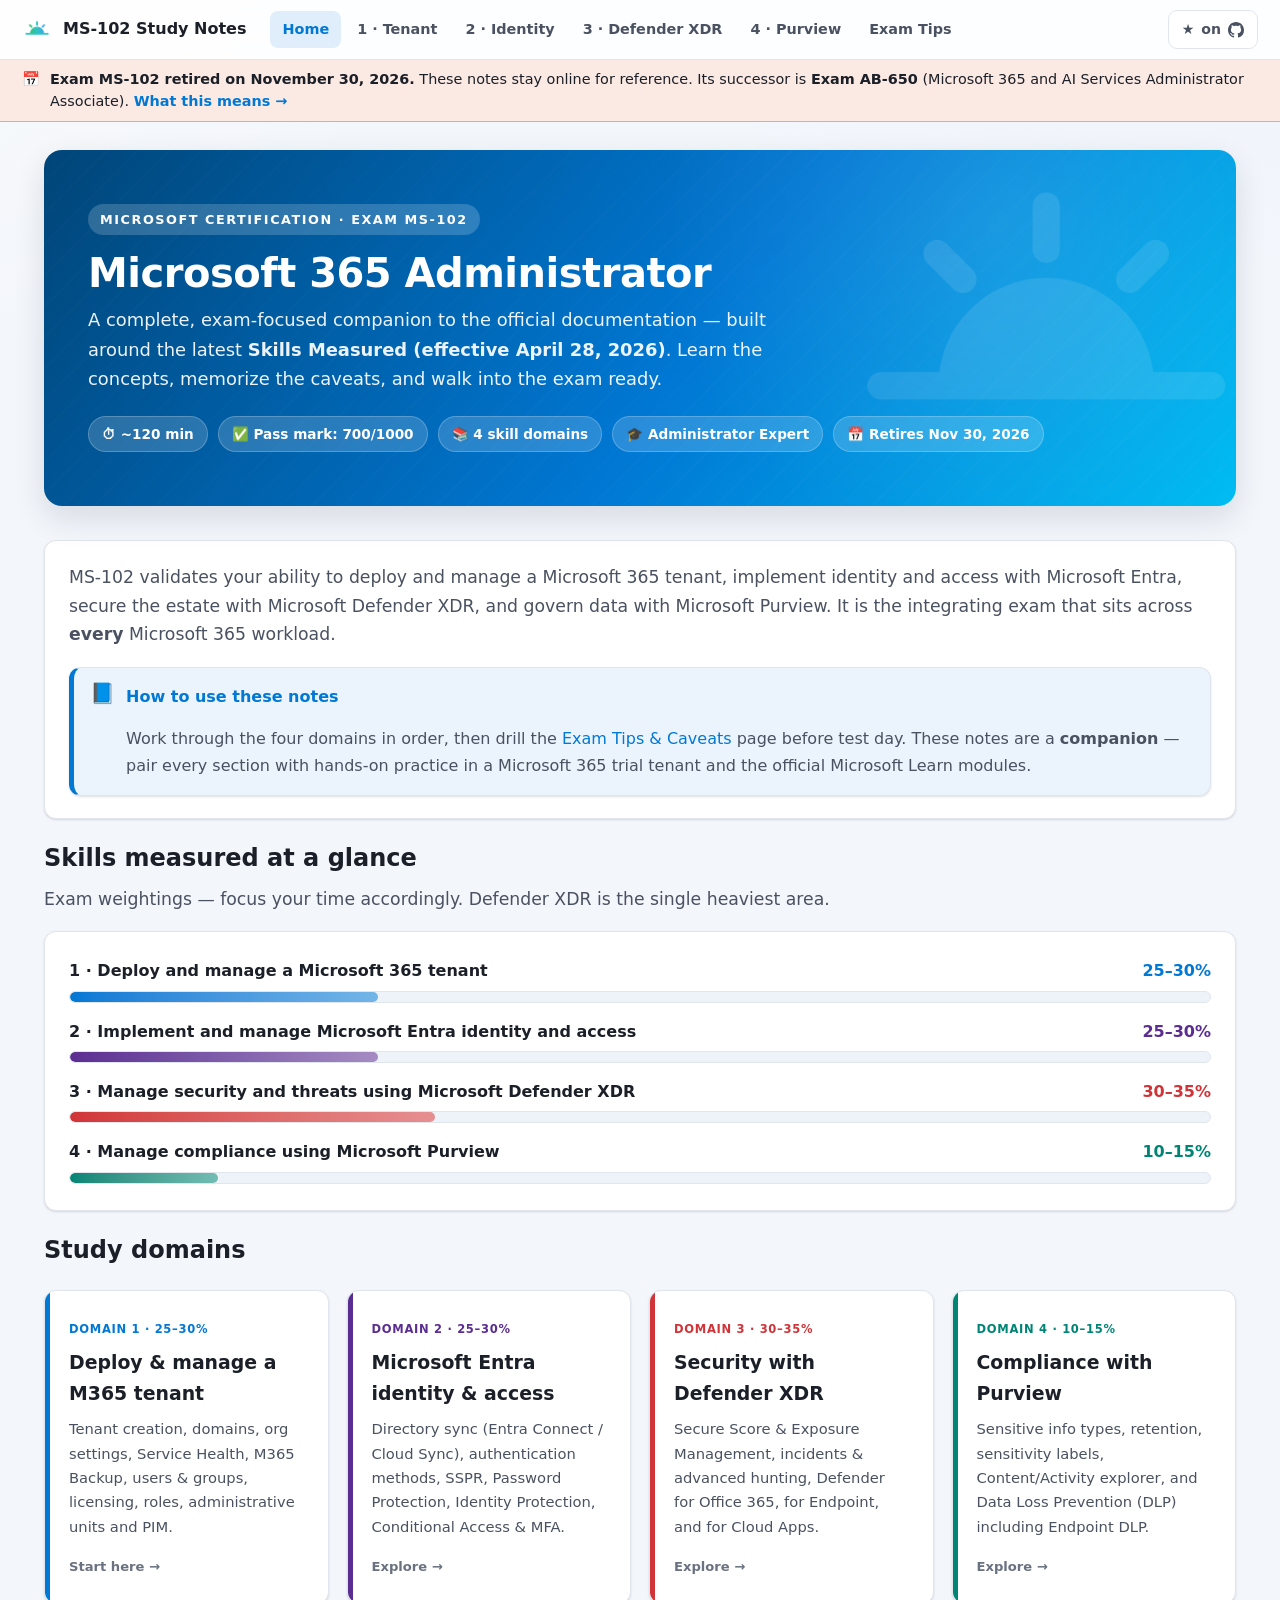
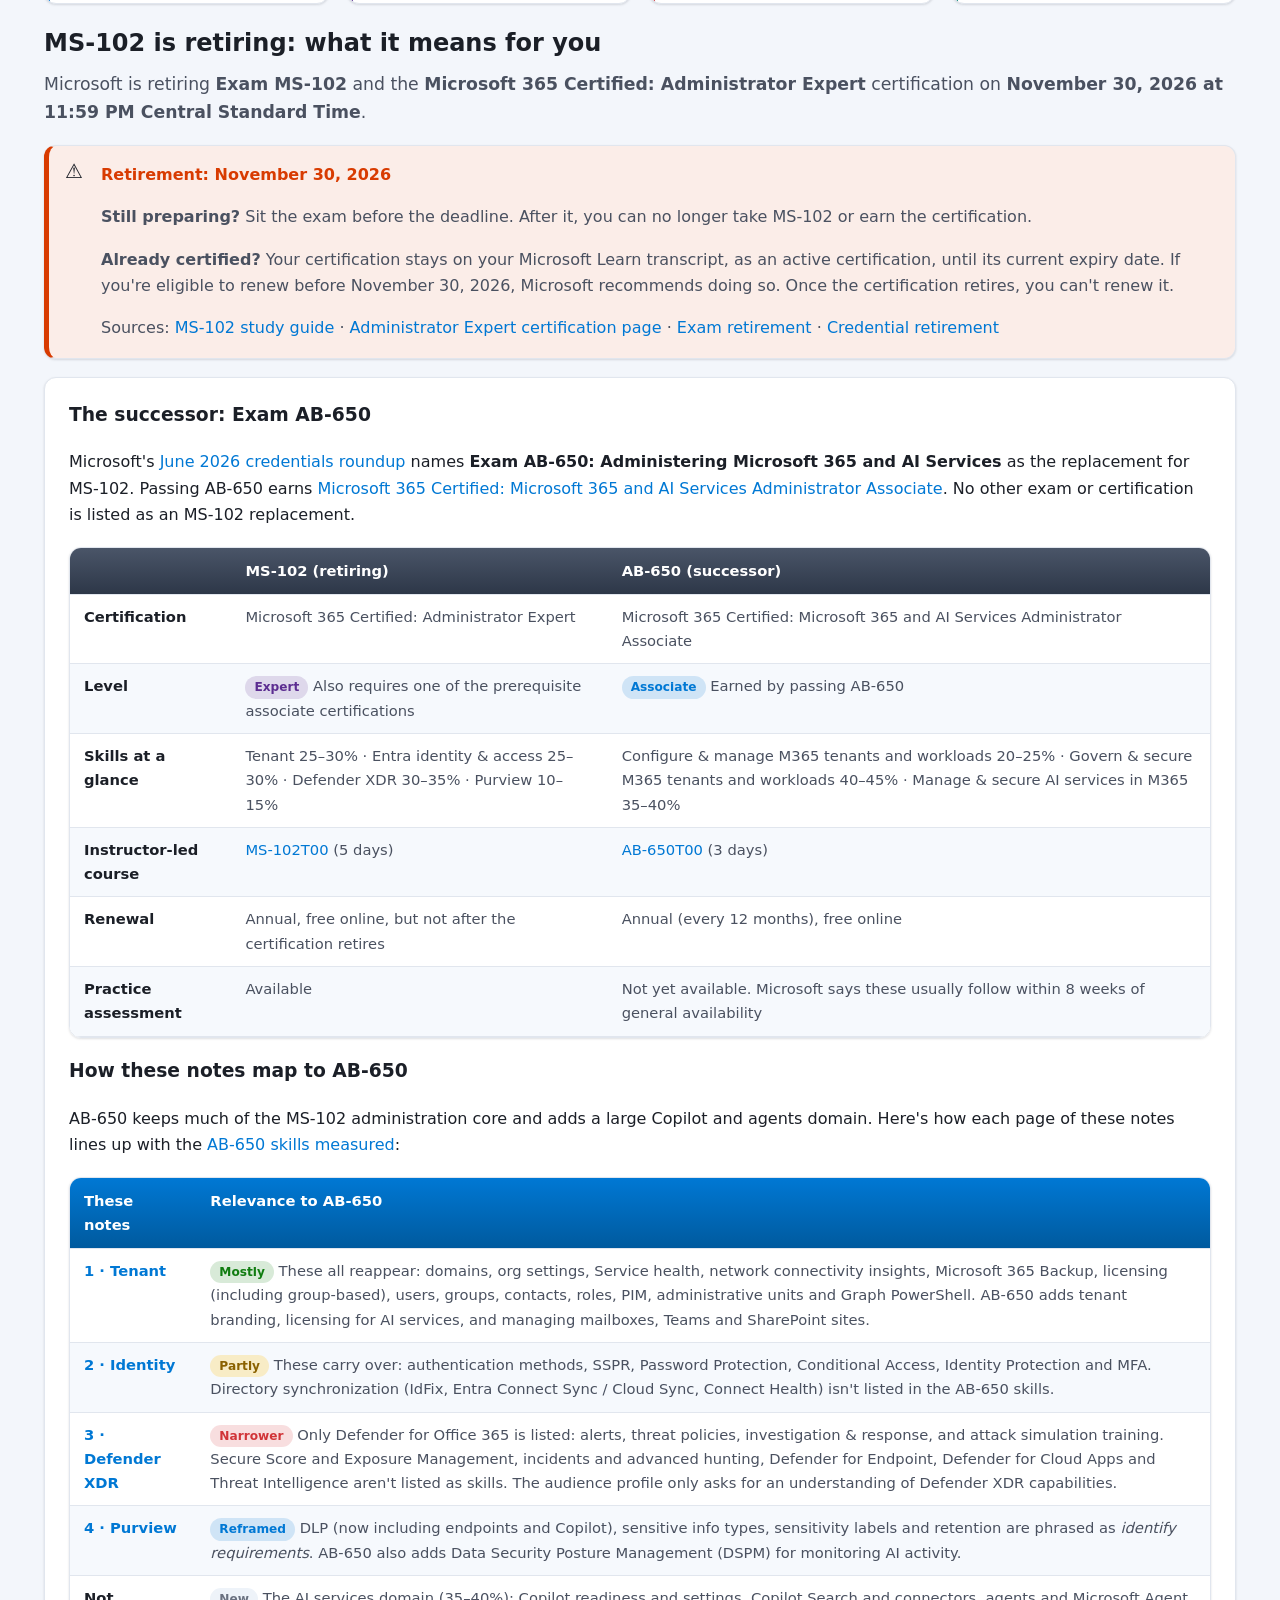
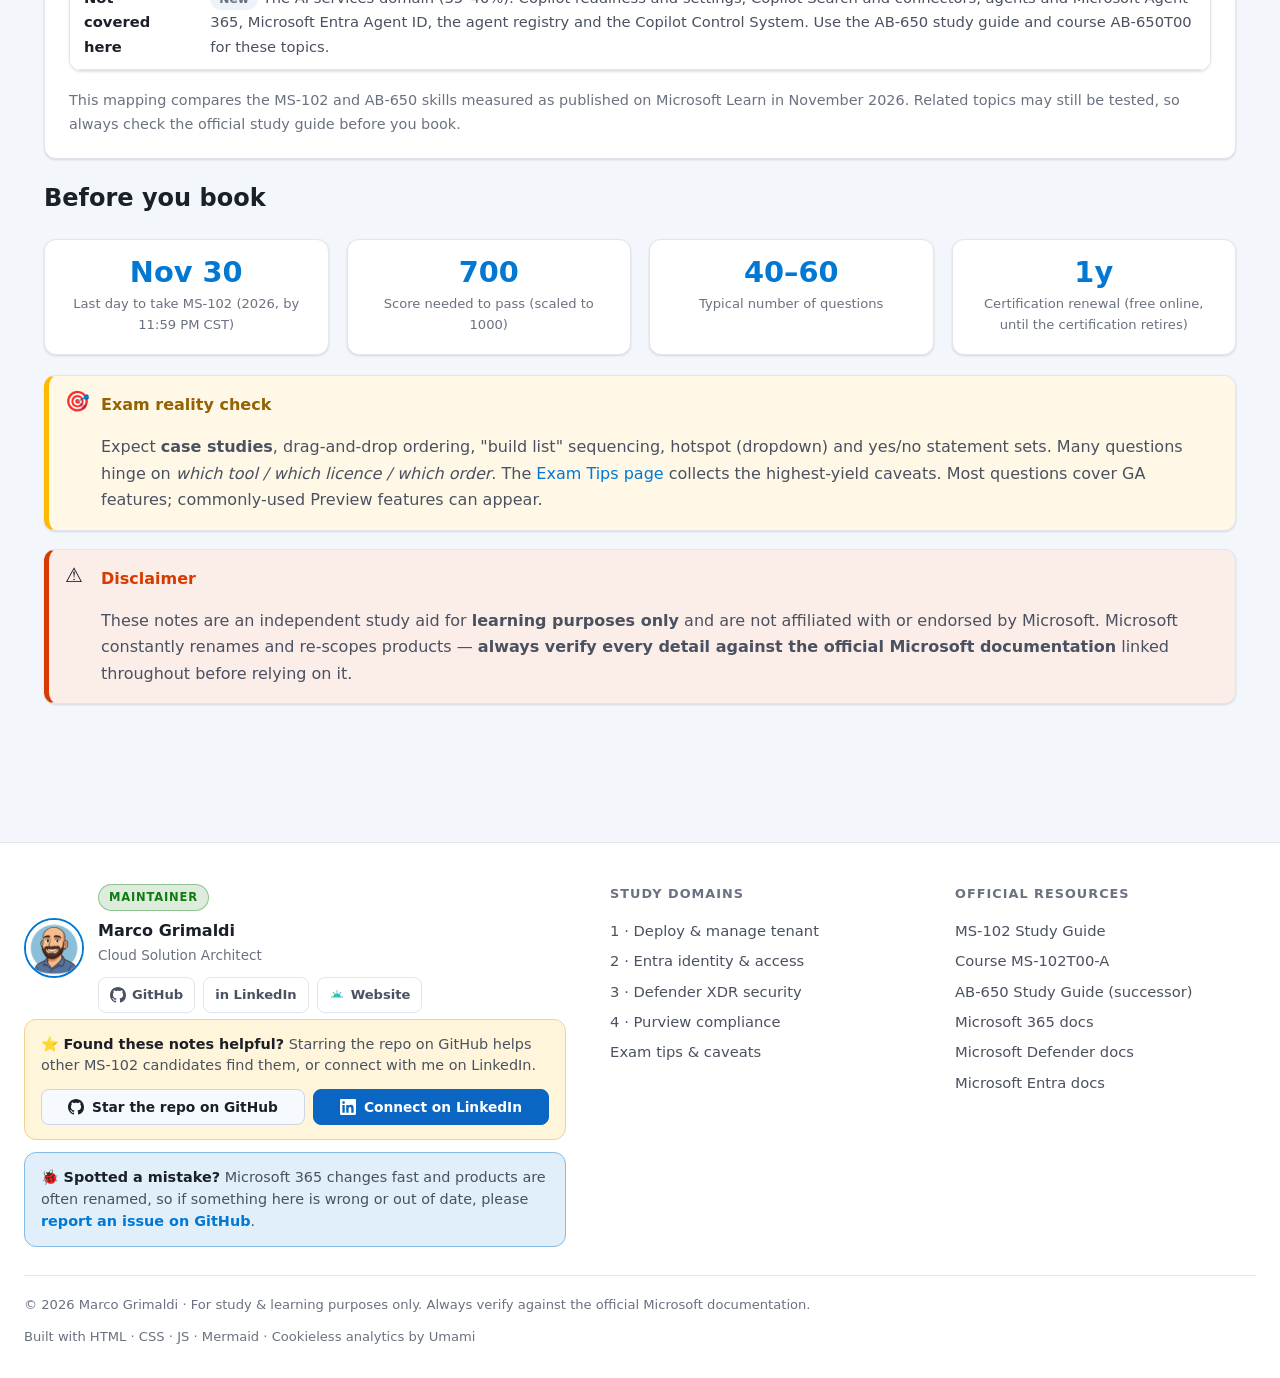
<file: index.html>
<!DOCTYPE html>
<html lang="en" data-theme="light">
<head>
  <meta charset="UTF-8">
  <meta name="viewport" content="width=device-width, initial-scale=1.0">
  <title>MS-102 Study Notes · Microsoft 365 Administrator</title>
  <meta name="description" content="Comprehensive, exam-focused study notes for the Microsoft MS-102: Microsoft 365 Administrator certification. Aligned to the latest skills measured with progress bars, diagrams, tables and exam caveats. MS-102 retires on November 30, 2026; its successor is Exam AB-650.">
  <meta name="author" content="Marco Grimaldi">
  <link rel="icon" href="assets/images/site-mark-no-bg.png">
  <link rel="stylesheet" href="assets/css/style.css">
  <link rel="canonical" href="https://marcogrimaldi29.com/ms-102-study-notes/">
  <meta name="robots" content="index, follow">
  <meta name="theme-color" content="#0078d4">
  <!-- Open Graph / social -->
  <meta property="og:type" content="website">
  <meta property="og:site_name" content="MS-102 Study Notes">
  <meta property="og:title" content="MS-102 Study Notes · Microsoft 365 Administrator">
  <meta property="og:description" content="Comprehensive, exam-focused study notes for Microsoft MS-102, aligned to the latest skills measured — progress bars, diagrams, tables and exam caveats.">
  <meta property="og:url" content="https://marcogrimaldi29.com/ms-102-study-notes/">
  <meta property="og:image" content="https://marcogrimaldi29.com/ms-102-study-notes/assets/images/site-mark-no-bg.png">
  <meta name="twitter:card" content="summary_large_image">
  <meta name="twitter:title" content="MS-102 Study Notes · Microsoft 365 Administrator">
  <meta name="twitter:description" content="Exam-focused MS-102 study notes aligned to the latest Microsoft skills measured.">
  <meta name="twitter:image" content="https://marcogrimaldi29.com/ms-102-study-notes/assets/images/site-mark-no-bg.png">
  <!-- Structured data -->
  <script type="application/ld+json">
  {"@context":"https://schema.org","@graph":[{"@type":"WebSite","@id":"https://marcogrimaldi29.com/ms-102-study-notes/#website","url":"https://marcogrimaldi29.com/ms-102-study-notes/","name":"MS-102 Study Notes","description":"Exam-focused study notes for Microsoft MS-102: Microsoft 365 Administrator.","inLanguage":"en","publisher":{"@id":"https://marcogrimaldi29.com/#person"}},{"@type":"Person","@id":"https://marcogrimaldi29.com/#person","name":"Marco Grimaldi","url":"https://marcogrimaldi29.com/","sameAs":["https://github.com/marcogrimaldi29","https://www.linkedin.com/in/marco-grimaldi29/"]},{"@type":"Course","name":"MS-102: Microsoft 365 Administrator — Study Notes","description":"Free, exam-focused study notes covering the four MS-102 skill domains: Microsoft 365 tenant, Microsoft Entra identity and access, Microsoft Defender XDR security, and Microsoft Purview compliance.","url":"https://marcogrimaldi29.com/ms-102-study-notes/","inLanguage":"en","provider":{"@type":"Person","name":"Marco Grimaldi","url":"https://marcogrimaldi29.com/"},"teaches":["Deploy and manage a Microsoft 365 tenant","Implement and manage Microsoft Entra identity and access","Manage security and threats using Microsoft Defender XDR","Manage compliance using Microsoft Purview"],"hasCourseInstance":{"@type":"CourseInstance","courseMode":"online","courseWorkload":"PT40H"}}]}
  </script>
</head>
<body data-page="home">

  <div class="page-wide">

    <section class="hero">
      <span class="eyebrow">Microsoft Certification · Exam MS-102</span>
      <h1>Microsoft 365 Administrator</h1>
      <p>A complete, exam-focused companion to the official documentation — built around the latest <strong>Skills Measured (effective April 28, 2026)</strong>. Learn the concepts, memorize the caveats, and walk into the exam ready.</p>
      <div class="hero-meta">
        <span>⏱ ~120 min</span>
        <span>✅ Pass mark: 700/1000</span>
        <span>📚 4 skill domains</span>
        <span>🎓 Administrator Expert</span>
        <span>📅 Retires Nov 30, 2026</span>
      </div>
    </section>

    <div class="card">
      <p class="lead" style="margin-top:0">MS-102 validates your ability to deploy and manage a Microsoft 365 tenant, implement identity and access with Microsoft Entra, secure the estate with Microsoft Defender XDR, and govern data with Microsoft Purview. It is the integrating exam that sits across <strong>every</strong> Microsoft 365 workload.</p>
      <div class="callout note" style="margin-bottom:0">
        <p class="ct-title">How to use these notes</p>
        <p>Work through the four domains in order, then drill the <a href="exam-tips/">Exam Tips &amp; Caveats</a> page before test day. These notes are a <strong>companion</strong> — pair every section with hands-on practice in a Microsoft 365 trial tenant and the official Microsoft Learn modules.</p>
      </div>
    </div>

    <h2 class="content" style="border:0;margin-bottom:6px">Skills measured at a glance</h2>
    <p class="lead" style="margin-top:0">Exam weightings — focus your time accordingly. Defender XDR is the single heaviest area.</p>

    <div class="card">
      <div class="weight-list">
        <div class="weight-row" style="--accent:var(--d1)">
          <div class="wr-top"><span class="wr-name">1 · Deploy and manage a Microsoft 365 tenant</span><span class="wr-pct">25–30%</span></div>
          <div class="progress"><span data-pct="27"></span></div>
        </div>
        <div class="weight-row" style="--accent:var(--d2)">
          <div class="wr-top"><span class="wr-name">2 · Implement and manage Microsoft Entra identity and access</span><span class="wr-pct">25–30%</span></div>
          <div class="progress"><span data-pct="27"></span></div>
        </div>
        <div class="weight-row" style="--accent:var(--d3)">
          <div class="wr-top"><span class="wr-name">3 · Manage security and threats using Microsoft Defender XDR</span><span class="wr-pct">30–35%</span></div>
          <div class="progress"><span data-pct="32"></span></div>
        </div>
        <div class="weight-row" style="--accent:var(--d4)">
          <div class="wr-top"><span class="wr-name">4 · Manage compliance using Microsoft Purview</span><span class="wr-pct">10–15%</span></div>
          <div class="progress"><span data-pct="13"></span></div>
        </div>
      </div>
    </div>

    <h2 class="content" style="border:0;margin-bottom:6px">Study domains</h2>
    <div class="card-grid">
      <a class="nav-card" href="domain-1-tenant/" style="--accent:var(--d1)">
        <span class="nc-badge">Domain 1 · 25–30%</span>
        <h3>Deploy &amp; manage a M365 tenant</h3>
        <p>Tenant creation, domains, org settings, Service Health, M365 Backup, users &amp; groups, licensing, roles, administrative units and PIM.</p>
        <span class="nc-foot">Start here →</span>
      </a>
      <a class="nav-card" href="domain-2-identity/" style="--accent:var(--d2)">
        <span class="nc-badge">Domain 2 · 25–30%</span>
        <h3>Microsoft Entra identity &amp; access</h3>
        <p>Directory sync (Entra Connect / Cloud Sync), authentication methods, SSPR, Password Protection, Identity Protection, Conditional Access &amp; MFA.</p>
        <span class="nc-foot">Explore →</span>
      </a>
      <a class="nav-card" href="domain-3-defender/" style="--accent:var(--d3)">
        <span class="nc-badge">Domain 3 · 30–35%</span>
        <h3>Security with Defender XDR</h3>
        <p>Secure Score &amp; Exposure Management, incidents &amp; advanced hunting, Defender for Office 365, for Endpoint, and for Cloud Apps.</p>
        <span class="nc-foot">Explore →</span>
      </a>
      <a class="nav-card" href="domain-4-purview/" style="--accent:var(--d4)">
        <span class="nc-badge">Domain 4 · 10–15%</span>
        <h3>Compliance with Purview</h3>
        <p>Sensitive info types, retention, sensitivity labels, Content/Activity explorer, and Data Loss Prevention (DLP) including Endpoint DLP.</p>
        <span class="nc-foot">Explore →</span>
      </a>
    </div>

    <h2 id="retirement" class="content" style="border:0;margin-bottom:6px">MS-102 is retiring: what it means for you</h2>
    <p class="lead" style="margin-top:0">Microsoft is retiring <strong>Exam MS-102</strong> and the <strong>Microsoft 365 Certified: Administrator Expert</strong> certification on <strong>November 30, 2026 at 11:59 PM Central Standard Time</strong>.</p>

    <div class="callout warn">
      <p class="ct-title">Retirement: November 30, 2026</p>
      <p><strong>Still preparing?</strong> Sit the exam before the deadline. After it, you can no longer take MS-102 or earn the certification.</p>
      <p><strong>Already certified?</strong> Your certification stays on your Microsoft Learn transcript, as an active certification, until its current expiry date. If you're eligible to renew before November 30, 2026, Microsoft recommends doing so. Once the certification retires, you can't renew it.</p>
      <p>Sources: <a href="https://learn.microsoft.com/en-us/credentials/certifications/resources/study-guides/ms-102" target="_blank" rel="noopener">MS-102 study guide</a> · <a href="https://learn.microsoft.com/en-us/credentials/certifications/m365-administrator-expert/" target="_blank" rel="noopener">Administrator Expert certification page</a> · <a href="https://learn.microsoft.com/en-us/credentials/support/retired-certification-exams" target="_blank" rel="noopener">Exam retirement</a> · <a href="https://learn.microsoft.com/en-us/credentials/support/credential-retirement" target="_blank" rel="noopener">Credential retirement</a></p>
    </div>

    <div class="card">
      <h3 style="margin-top:0">The successor: Exam AB-650</h3>
      <p>Microsoft's <a href="https://techcommunity.microsoft.com/blog/skills-hub-blog/microsoft-credentials-roundup-june-2026/4528350" target="_blank" rel="noopener">June 2026 credentials roundup</a> names <strong>Exam AB-650: Administering Microsoft 365 and AI Services</strong> as the replacement for MS-102. Passing AB-650 earns <a href="https://learn.microsoft.com/en-us/credentials/certifications/ai-services-administrator-associate/" target="_blank" rel="noopener">Microsoft 365 Certified: Microsoft 365 and AI Services Administrator Associate</a>. No other exam or certification is listed as an MS-102 replacement.</p>
      <div class="table-wrap">
        <table class="tbl t-slate">
          <thead><tr><th></th><th>MS-102 (retiring)</th><th>AB-650 (successor)</th></tr></thead>
          <tbody>
            <tr><td>Certification</td><td>Microsoft 365 Certified: Administrator Expert</td><td>Microsoft 365 Certified: Microsoft 365 and AI Services Administrator Associate</td></tr>
            <tr><td>Level</td><td><span class="pill p-purple">Expert</span> Also requires one of the prerequisite associate certifications</td><td><span class="pill p-blue">Associate</span> Earned by passing AB-650</td></tr>
            <tr><td>Skills at a glance</td><td>Tenant 25–30% · Entra identity &amp; access 25–30% · Defender XDR 30–35% · Purview 10–15%</td><td>Configure &amp; manage M365 tenants and workloads 20–25% · Govern &amp; secure M365 tenants and workloads 40–45% · Manage &amp; secure AI services in M365 35–40%</td></tr>
            <tr><td>Instructor-led course</td><td><a href="https://learn.microsoft.com/en-us/training/courses/ms-102t00" target="_blank" rel="noopener">MS-102T00</a> (5 days)</td><td><a href="https://learn.microsoft.com/en-us/training/courses/ab-650t00" target="_blank" rel="noopener">AB-650T00</a> (3 days)</td></tr>
            <tr><td>Renewal</td><td>Annual, free online, but not after the certification retires</td><td>Annual (every 12 months), free online</td></tr>
            <tr><td>Practice assessment</td><td>Available</td><td>Not yet available. Microsoft says these usually follow within 8 weeks of general availability</td></tr>
          </tbody>
        </table>
      </div>

      <h3>How these notes map to AB-650</h3>
      <p>AB-650 keeps much of the MS-102 administration core and adds a large Copilot and agents domain. Here's how each page of these notes lines up with the <a href="https://learn.microsoft.com/en-us/credentials/certifications/resources/study-guides/ab-650" target="_blank" rel="noopener">AB-650 skills measured</a>:</p>
      <div class="table-wrap">
        <table class="tbl">
          <thead><tr><th>These notes</th><th>Relevance to AB-650</th></tr></thead>
          <tbody>
            <tr><td><a href="domain-1-tenant/">1 · Tenant</a></td><td><span class="pill p-green">Mostly</span> These all reappear: domains, org settings, Service health, network connectivity insights, Microsoft 365 Backup, licensing (including group-based), users, groups, contacts, roles, PIM, administrative units and Graph PowerShell. AB-650 adds tenant branding, licensing for AI services, and managing mailboxes, Teams and SharePoint sites.</td></tr>
            <tr><td><a href="domain-2-identity/">2 · Identity</a></td><td><span class="pill p-amber">Partly</span> These carry over: authentication methods, SSPR, Password Protection, Conditional Access, Identity Protection and MFA. Directory synchronization (IdFix, Entra Connect Sync / Cloud Sync, Connect Health) isn't listed in the AB-650 skills.</td></tr>
            <tr><td><a href="domain-3-defender/">3 · Defender XDR</a></td><td><span class="pill p-red">Narrower</span> Only Defender for Office 365 is listed: alerts, threat policies, investigation &amp; response, and attack simulation training. Secure Score and Exposure Management, incidents and advanced hunting, Defender for Endpoint, Defender for Cloud Apps and Threat Intelligence aren't listed as skills. The audience profile only asks for an understanding of Defender XDR capabilities.</td></tr>
            <tr><td><a href="domain-4-purview/">4 · Purview</a></td><td><span class="pill p-blue">Reframed</span> DLP (now including endpoints and Copilot), sensitive info types, sensitivity labels and retention are phrased as <em>identify requirements</em>. AB-650 also adds Data Security Posture Management (DSPM) for monitoring AI activity.</td></tr>
            <tr><td>Not covered here</td><td><span class="pill p-gray">New</span> The AI services domain (35–40%): Copilot readiness and settings, Copilot Search and connectors, agents and Microsoft Agent 365, Microsoft Entra Agent ID, the agent registry and the Copilot Control System. Use the AB-650 study guide and course AB-650T00 for these topics.</td></tr>
          </tbody>
        </table>
      </div>
      <p style="margin-bottom:0;font-size:.9rem;color:var(--text-muted)">This mapping compares the MS-102 and AB-650 skills measured as published on Microsoft Learn in November 2026. Related topics may still be tested, so always check the official study guide before you book.</p>
    </div>

    <h2 class="content" style="border:0;margin-bottom:6px">Before you book</h2>
    <div class="card-grid">
      <div class="stat"><div class="s-num">Nov 30</div><div class="s-lbl">Last day to take MS-102 (2026, by 11:59 PM CST)</div></div>
      <div class="stat"><div class="s-num">700</div><div class="s-lbl">Score needed to pass (scaled to 1000)</div></div>
      <div class="stat"><div class="s-num">40–60</div><div class="s-lbl">Typical number of questions</div></div>
      <div class="stat"><div class="s-num">1y</div><div class="s-lbl">Certification renewal (free online, until the certification retires)</div></div>
    </div>

    <div class="callout exam">
      <p class="ct-title">Exam reality check</p>
      <p>Expect <strong>case studies</strong>, drag-and-drop ordering, "build list" sequencing, hotspot (dropdown) and yes/no statement sets. Many questions hinge on <em>which tool / which licence / which order</em>. The <a href="exam-tips/">Exam Tips page</a> collects the highest-yield caveats. Most questions cover GA features; commonly-used Preview features can appear.</p>
    </div>

    <div class="callout warn">
      <p class="ct-title">Disclaimer</p>
      <p>These notes are an independent study aid for <strong>learning purposes only</strong> and are not affiliated with or endorsed by Microsoft. Microsoft constantly renames and re-scopes products — <strong>always verify every detail against the official Microsoft documentation</strong> linked throughout before relying on it.</p>
    </div>

  </div>

  <script src="assets/js/main.js"></script>
</body>
</html>
</file>
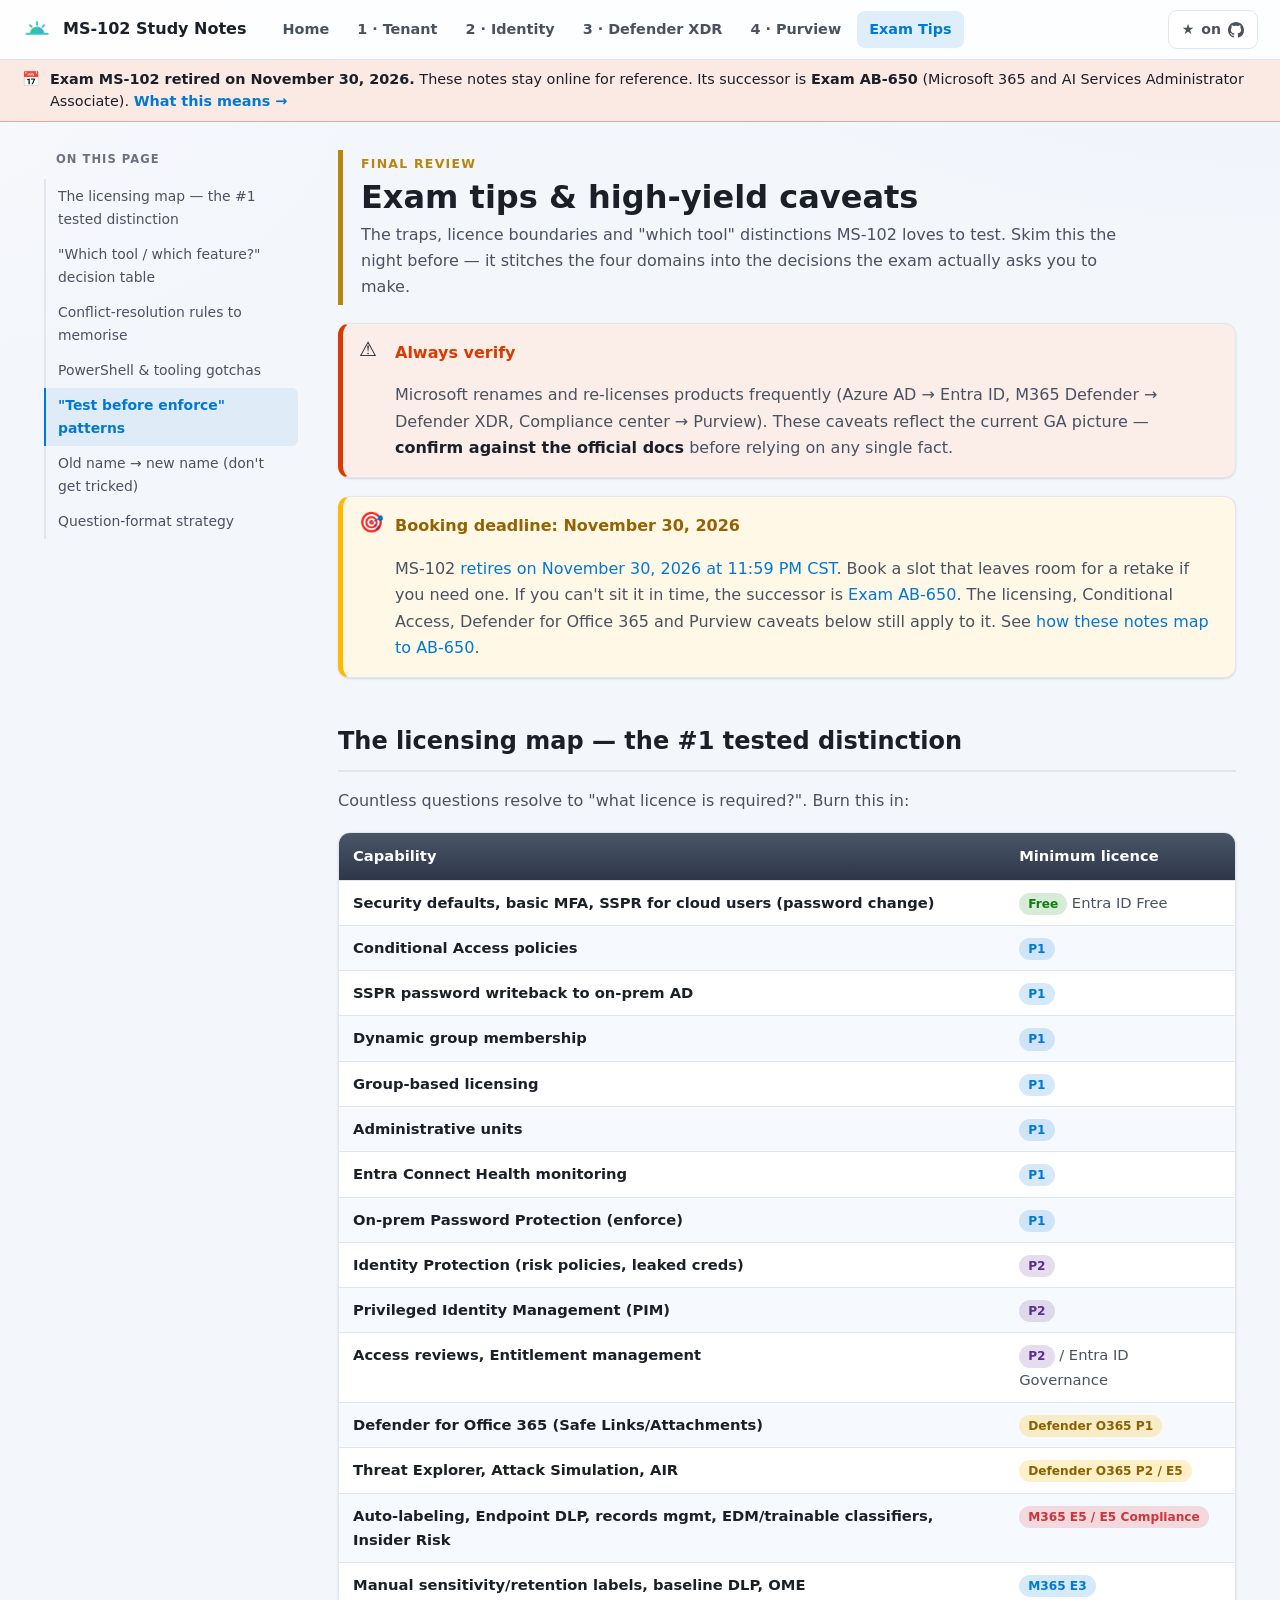
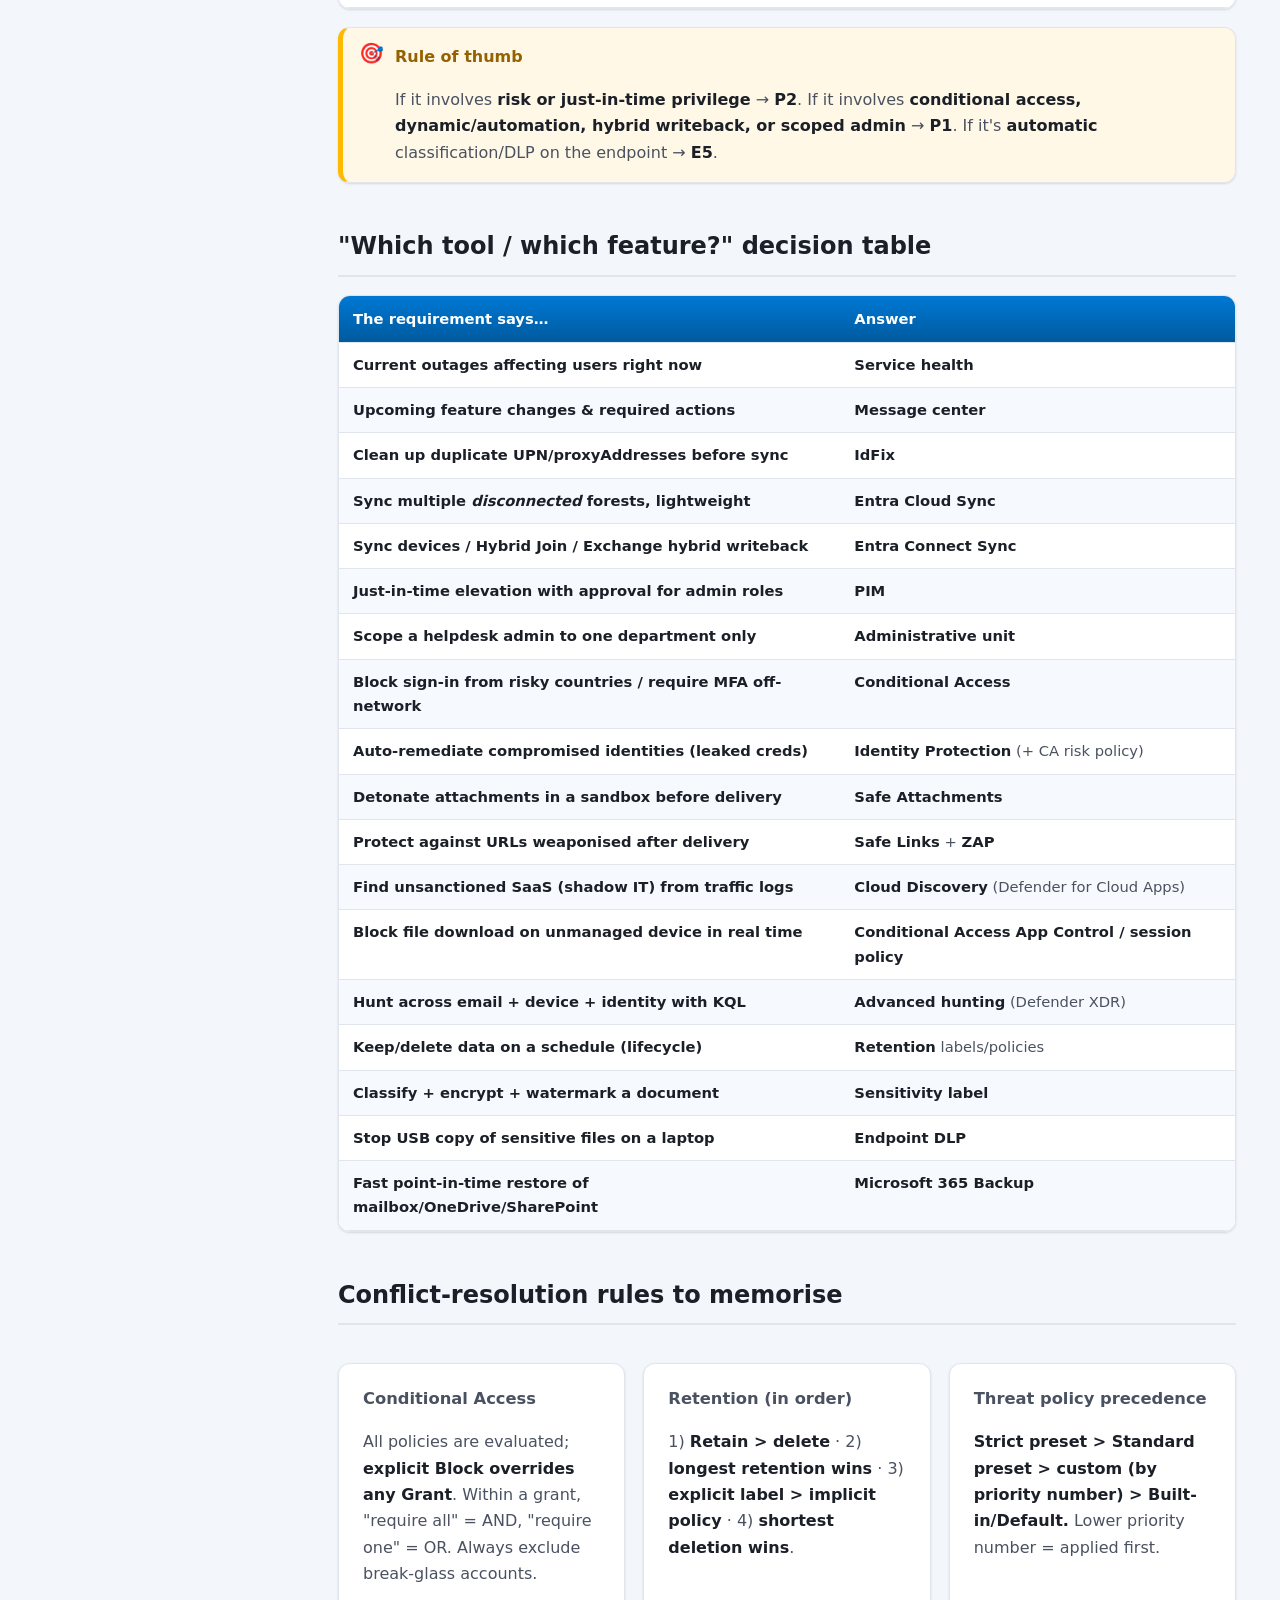
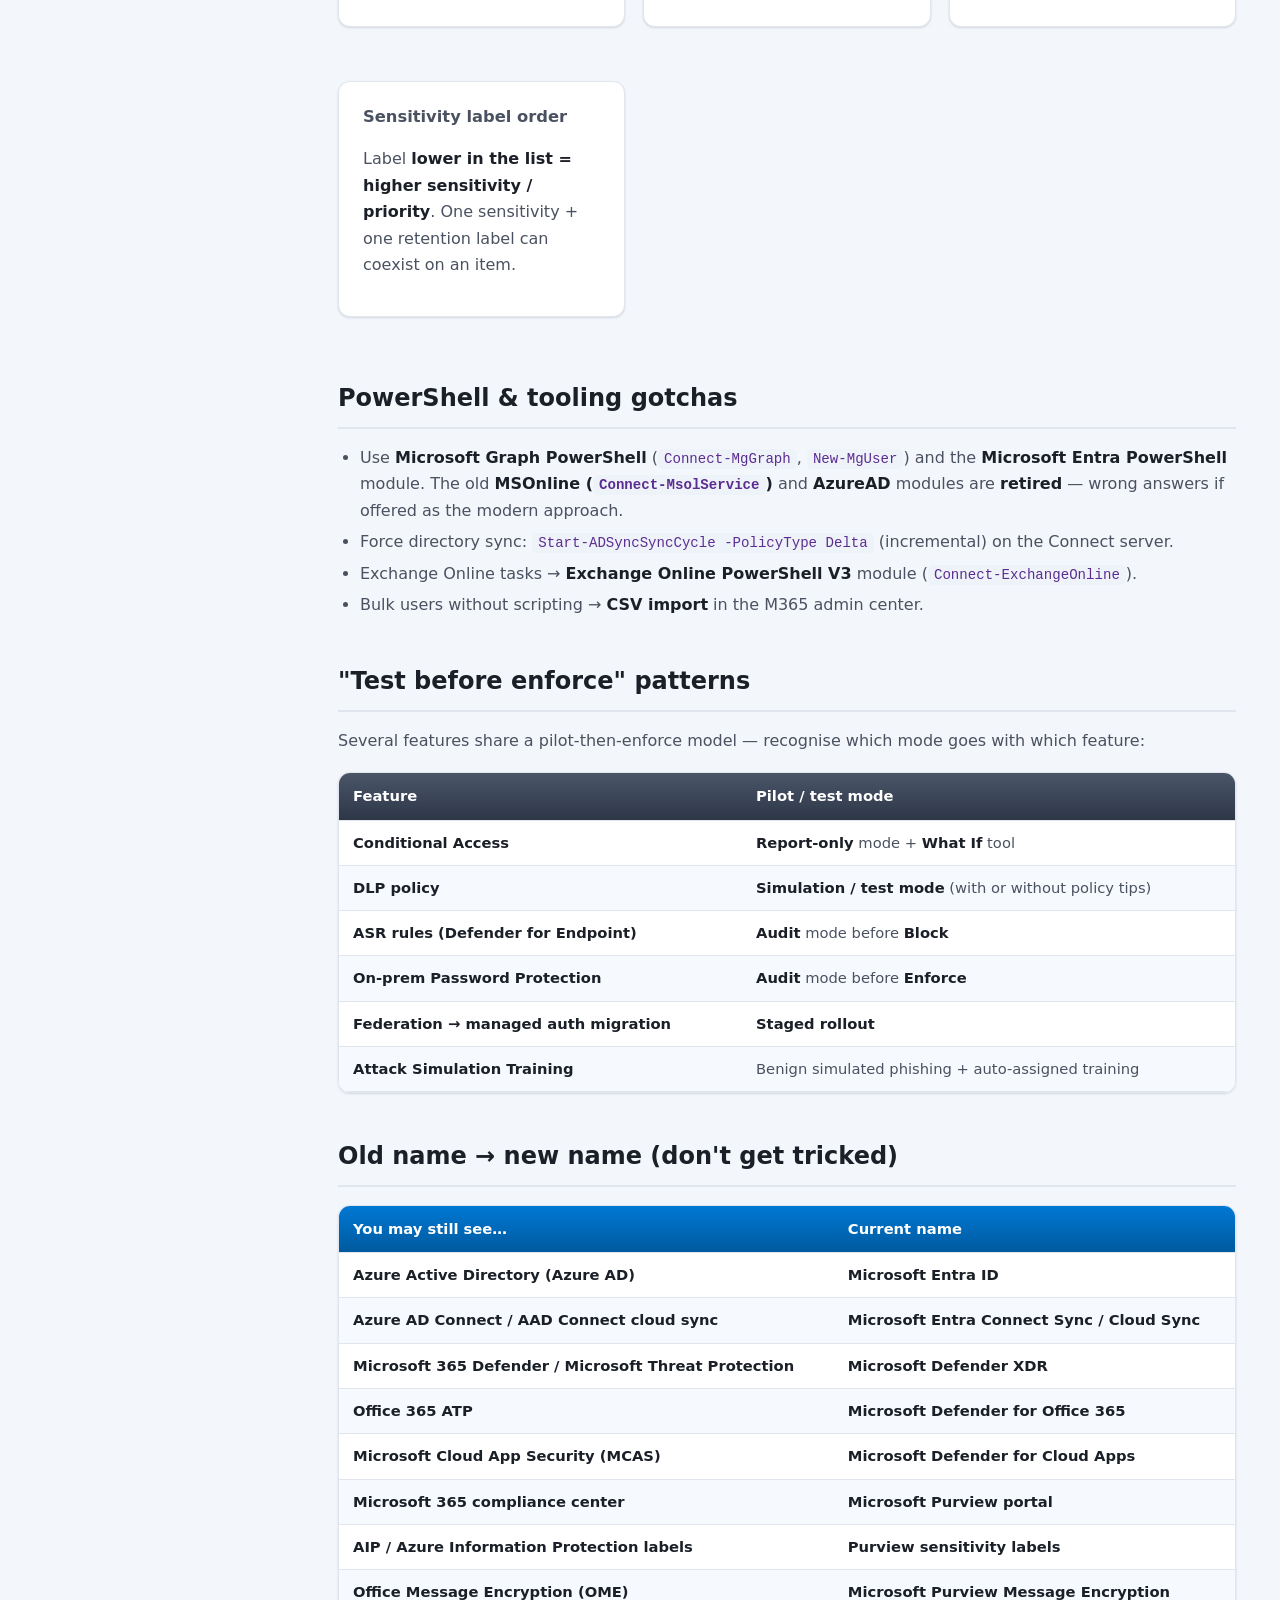
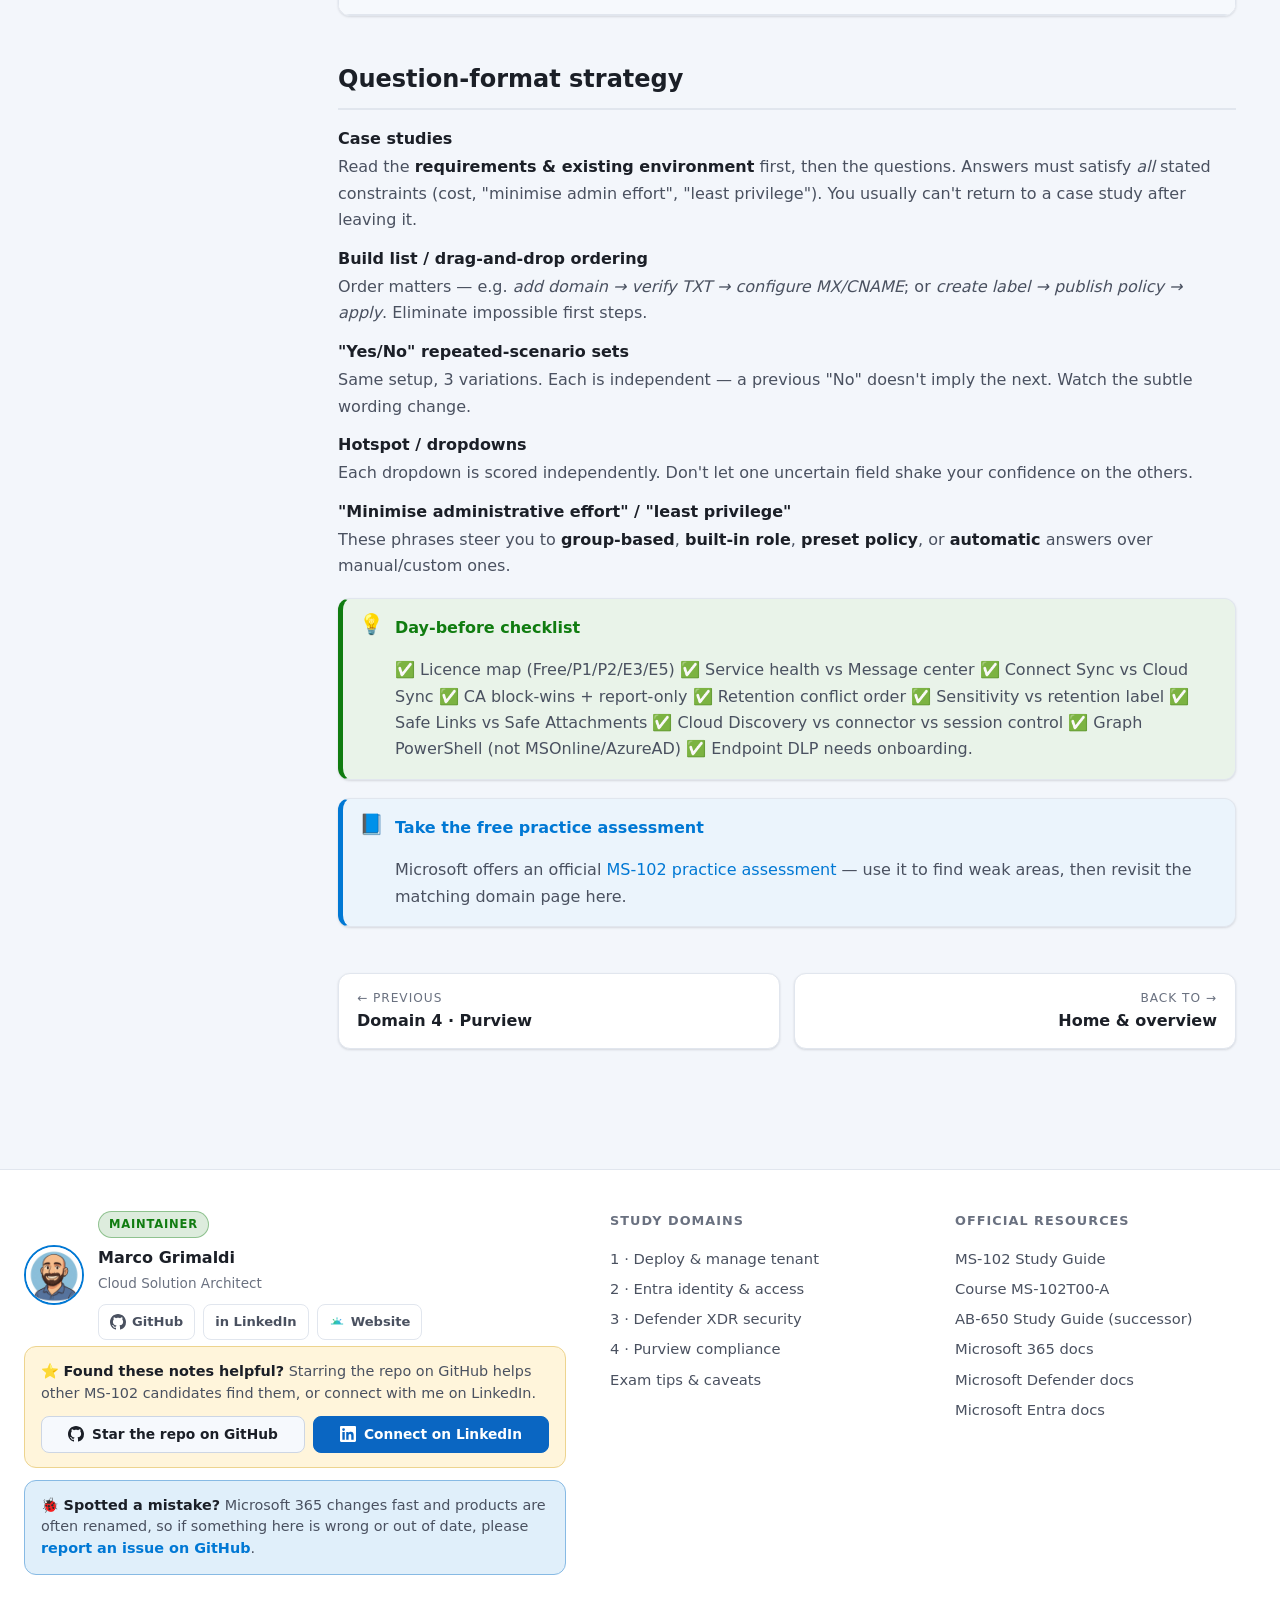
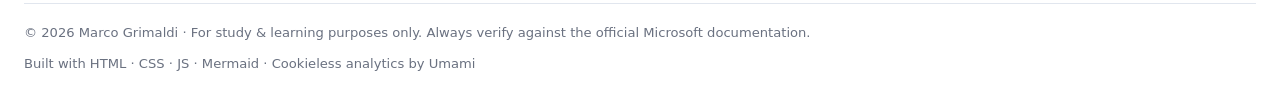
<file: exam-tips/index.html>
<!DOCTYPE html>
<html lang="en" data-theme="light">
<head>
  <meta charset="UTF-8">
  <meta name="viewport" content="width=device-width, initial-scale=1.0">
  <title>Exam Tips &amp; High-Yield Caveats — MS-102</title>
  <meta name="description" content="High-yield MS-102 exam caveats: licensing edition map (Free/P1/P2/E3/E5), 'which tool' decision tables, conflict-resolution rules, PowerShell module guidance, and question-format strategy.">
  <meta name="author" content="Marco Grimaldi">
  <link rel="canonical" href="https://marcogrimaldi29.com/ms-102-study-notes/exam-tips/">
  <meta name="robots" content="index, follow">
  <meta name="theme-color" content="#0078d4">
  <meta property="og:type" content="article">
  <meta property="og:site_name" content="MS-102 Study Notes">
  <meta property="og:title" content="MS-102 Exam Tips and High-Yield Caveats">
  <meta property="og:description" content="Licensing edition map, which-tool decision tables, conflict-resolution rules, PowerShell guidance and question-format strategy for MS-102.">
  <meta property="og:url" content="https://marcogrimaldi29.com/ms-102-study-notes/exam-tips/">
  <meta property="og:image" content="https://marcogrimaldi29.com/ms-102-study-notes/assets/images/site-mark-no-bg.png">
  <meta name="twitter:card" content="summary_large_image">
  <meta name="twitter:title" content="MS-102 Exam Tips and High-Yield Caveats">
  <meta name="twitter:description" content="Licensing map, which-tool tables, conflict-resolution rules and question-format strategy for MS-102.">
  <meta name="twitter:image" content="https://marcogrimaldi29.com/ms-102-study-notes/assets/images/site-mark-no-bg.png">
  <script type="application/ld+json">
  {"@context":"https://schema.org","@graph":[{"@type":"TechArticle","headline":"MS-102 Exam Tips and High-Yield Caveats","description":"Licensing edition map, which-tool decision tables, conflict-resolution rules, PowerShell guidance and question-format strategy for MS-102.","inLanguage":"en","url":"https://marcogrimaldi29.com/ms-102-study-notes/exam-tips/","author":{"@type":"Person","name":"Marco Grimaldi","url":"https://marcogrimaldi29.com/"},"isPartOf":"https://marcogrimaldi29.com/ms-102-study-notes/"},{"@type":"BreadcrumbList","itemListElement":[{"@type":"ListItem","position":1,"name":"MS-102 Study Notes","item":"https://marcogrimaldi29.com/ms-102-study-notes/"},{"@type":"ListItem","position":2,"name":"Exam Tips","item":"https://marcogrimaldi29.com/ms-102-study-notes/exam-tips/"}]}]}
  </script>
  <link rel="icon" href="../assets/images/site-mark-no-bg.png">
  <link rel="stylesheet" href="../assets/css/style.css">
</head>
<body data-page="tips">
  <div class="layout" style="--accent:var(--ms-amber)">

    <aside class="toc"><h4>On this page</h4><nav id="toc-list"></nav></aside>

    <main class="content">
      <div class="page-head" style="--accent:#b8860b">
        <div class="kicker">Final review</div>
        <h1>Exam tips &amp; high-yield caveats</h1>
        <p>The traps, licence boundaries and "which tool" distinctions MS-102 loves to test. Skim this the night before — it stitches the four domains into the decisions the exam actually asks you to make.</p>
      </div>

      <div class="callout warn">
        <p class="ct-title">Always verify</p>
        <p>Microsoft renames and re-licenses products frequently (Azure AD → Entra ID, M365 Defender → Defender XDR, Compliance center → Purview). These caveats reflect the current GA picture — <strong>confirm against the official docs</strong> before relying on any single fact.</p>
      </div>

      <div class="callout exam">
        <p class="ct-title">Booking deadline: November 30, 2026</p>
        <p>MS-102 <a href="https://learn.microsoft.com/en-us/credentials/certifications/resources/study-guides/ms-102" target="_blank" rel="noopener">retires on November 30, 2026 at 11:59 PM CST</a>. Book a slot that leaves room for a retake if you need one. If you can't sit it in time, the successor is <a href="https://learn.microsoft.com/en-us/credentials/certifications/resources/study-guides/ab-650" target="_blank" rel="noopener">Exam AB-650</a>. The licensing, Conditional Access, Defender for Office 365 and Purview caveats below still apply to it. See <a href="../#retirement">how these notes map to AB-650</a>.</p>
      </div>

      <!-- ===================== -->
      <h2 id="licensing">The licensing map — the #1 tested distinction</h2>
      <p>Countless questions resolve to "what licence is required?". Burn this in:</p>
      <div class="table-wrap">
        <table class="tbl t-slate">
          <thead><tr><th>Capability</th><th>Minimum licence</th></tr></thead>
          <tbody>
            <tr><td>Security defaults, basic MFA, SSPR for cloud users (password change)</td><td><span class="pill p-green">Free</span> Entra ID Free</td></tr>
            <tr><td>Conditional Access policies</td><td><span class="pill p-blue">P1</span></td></tr>
            <tr><td>SSPR password <strong>writeback</strong> to on-prem AD</td><td><span class="pill p-blue">P1</span></td></tr>
            <tr><td>Dynamic group membership</td><td><span class="pill p-blue">P1</span></td></tr>
            <tr><td>Group-based licensing</td><td><span class="pill p-blue">P1</span></td></tr>
            <tr><td>Administrative units</td><td><span class="pill p-blue">P1</span></td></tr>
            <tr><td>Entra Connect Health monitoring</td><td><span class="pill p-blue">P1</span></td></tr>
            <tr><td>On-prem Password Protection (enforce)</td><td><span class="pill p-blue">P1</span></td></tr>
            <tr><td><strong>Identity Protection</strong> (risk policies, leaked creds)</td><td><span class="pill p-purple">P2</span></td></tr>
            <tr><td><strong>Privileged Identity Management (PIM)</strong></td><td><span class="pill p-purple">P2</span></td></tr>
            <tr><td>Access reviews, Entitlement management</td><td><span class="pill p-purple">P2</span> / Entra ID Governance</td></tr>
            <tr><td>Defender for Office 365 (Safe Links/Attachments)</td><td><span class="pill p-amber">Defender O365 P1</span></td></tr>
            <tr><td>Threat Explorer, Attack Simulation, AIR</td><td><span class="pill p-amber">Defender O365 P2 / E5</span></td></tr>
            <tr><td>Auto-labeling, Endpoint DLP, records mgmt, EDM/trainable classifiers, Insider Risk</td><td><span class="pill p-red">M365 E5 / E5 Compliance</span></td></tr>
            <tr><td>Manual sensitivity/retention labels, baseline DLP, OME</td><td><span class="pill p-blue">M365 E3</span></td></tr>
          </tbody>
        </table>
      </div>
      <div class="callout exam">
        <p class="ct-title">Rule of thumb</p>
        <p>If it involves <strong>risk or just-in-time privilege</strong> → <strong>P2</strong>. If it involves <strong>conditional access, dynamic/automation, hybrid writeback, or scoped admin</strong> → <strong>P1</strong>. If it's <strong>automatic</strong> classification/DLP on the endpoint → <strong>E5</strong>.</p>
      </div>

      <!-- ===================== -->
      <h2 id="which-tool">"Which tool / which feature?" decision table</h2>
      <div class="table-wrap">
        <table class="tbl">
          <thead><tr><th>The requirement says…</th><th>Answer</th></tr></thead>
          <tbody>
            <tr><td>Current outages affecting users right now</td><td><strong>Service health</strong></td></tr>
            <tr><td>Upcoming feature changes &amp; required actions</td><td><strong>Message center</strong></td></tr>
            <tr><td>Clean up duplicate UPN/proxyAddresses before sync</td><td><strong>IdFix</strong></td></tr>
            <tr><td>Sync multiple <em>disconnected</em> forests, lightweight</td><td><strong>Entra Cloud Sync</strong></td></tr>
            <tr><td>Sync devices / Hybrid Join / Exchange hybrid writeback</td><td><strong>Entra Connect Sync</strong></td></tr>
            <tr><td>Just-in-time elevation with approval for admin roles</td><td><strong>PIM</strong></td></tr>
            <tr><td>Scope a helpdesk admin to one department only</td><td><strong>Administrative unit</strong></td></tr>
            <tr><td>Block sign-in from risky countries / require MFA off-network</td><td><strong>Conditional Access</strong></td></tr>
            <tr><td>Auto-remediate compromised identities (leaked creds)</td><td><strong>Identity Protection</strong> (+ CA risk policy)</td></tr>
            <tr><td>Detonate attachments in a sandbox before delivery</td><td><strong>Safe Attachments</strong></td></tr>
            <tr><td>Protect against URLs weaponised after delivery</td><td><strong>Safe Links</strong> + <strong>ZAP</strong></td></tr>
            <tr><td>Find unsanctioned SaaS (shadow IT) from traffic logs</td><td><strong>Cloud Discovery</strong> (Defender for Cloud Apps)</td></tr>
            <tr><td>Block file download on unmanaged device in real time</td><td><strong>Conditional Access App Control / session policy</strong></td></tr>
            <tr><td>Hunt across email + device + identity with KQL</td><td><strong>Advanced hunting</strong> (Defender XDR)</td></tr>
            <tr><td>Keep/delete data on a schedule (lifecycle)</td><td><strong>Retention</strong> labels/policies</td></tr>
            <tr><td>Classify + encrypt + watermark a document</td><td><strong>Sensitivity label</strong></td></tr>
            <tr><td>Stop USB copy of sensitive files on a laptop</td><td><strong>Endpoint DLP</strong></td></tr>
            <tr><td>Fast point-in-time restore of mailbox/OneDrive/SharePoint</td><td><strong>Microsoft 365 Backup</strong></td></tr>
          </tbody>
        </table>
      </div>

      <!-- ===================== -->
      <h2 id="conflict-rules">Conflict-resolution rules to memorise</h2>
      <div class="card-grid">
        <div class="card">
          <h4 style="margin-top:0">Conditional Access</h4>
          <p>All policies are evaluated; <strong>explicit Block overrides any Grant</strong>. Within a grant, "require all" = AND, "require one" = OR. Always exclude break-glass accounts.</p>
        </div>
        <div class="card">
          <h4 style="margin-top:0">Retention (in order)</h4>
          <p>1) <strong>Retain &gt; delete</strong> · 2) <strong>longest retention wins</strong> · 3) <strong>explicit label &gt; implicit policy</strong> · 4) <strong>shortest deletion wins</strong>.</p>
        </div>
        <div class="card">
          <h4 style="margin-top:0">Threat policy precedence</h4>
          <p><strong>Strict preset &gt; Standard preset &gt; custom (by priority number) &gt; Built-in/Default.</strong> Lower priority number = applied first.</p>
        </div>
        <div class="card">
          <h4 style="margin-top:0">Sensitivity label order</h4>
          <p>Label <strong>lower in the list = higher sensitivity / priority</strong>. One sensitivity + one retention label can coexist on an item.</p>
        </div>
      </div>

      <!-- ===================== -->
      <h2 id="powershell">PowerShell &amp; tooling gotchas</h2>
      <ul>
        <li>Use <strong>Microsoft Graph PowerShell</strong> (<code>Connect-MgGraph</code>, <code>New-MgUser</code>) and the <strong>Microsoft Entra PowerShell</strong> module. The old <strong>MSOnline (<code>Connect-MsolService</code>)</strong> and <strong>AzureAD</strong> modules are <strong>retired</strong> — wrong answers if offered as the modern approach.</li>
        <li>Force directory sync: <code>Start-ADSyncSyncCycle -PolicyType Delta</code> (incremental) on the Connect server.</li>
        <li>Exchange Online tasks → <strong>Exchange Online PowerShell V3</strong> module (<code>Connect-ExchangeOnline</code>).</li>
        <li>Bulk users without scripting → <strong>CSV import</strong> in the M365 admin center.</li>
      </ul>

      <!-- ===================== -->
      <h2 id="staged-rollout">"Test before enforce" patterns</h2>
      <p>Several features share a pilot-then-enforce model — recognise which mode goes with which feature:</p>
      <div class="table-wrap">
        <table class="tbl t-slate">
          <thead><tr><th>Feature</th><th>Pilot / test mode</th></tr></thead>
          <tbody>
            <tr><td>Conditional Access</td><td><strong>Report-only</strong> mode + <strong>What If</strong> tool</td></tr>
            <tr><td>DLP policy</td><td><strong>Simulation / test mode</strong> (with or without policy tips)</td></tr>
            <tr><td>ASR rules (Defender for Endpoint)</td><td><strong>Audit</strong> mode before <strong>Block</strong></td></tr>
            <tr><td>On-prem Password Protection</td><td><strong>Audit</strong> mode before <strong>Enforce</strong></td></tr>
            <tr><td>Federation → managed auth migration</td><td><strong>Staged rollout</strong></td></tr>
            <tr><td>Attack Simulation Training</td><td>Benign simulated phishing + auto-assigned training</td></tr>
          </tbody>
        </table>
      </div>

      <!-- ===================== -->
      <h2 id="naming">Old name → new name (don't get tricked)</h2>
      <div class="table-wrap">
        <table class="tbl">
          <thead><tr><th>You may still see…</th><th>Current name</th></tr></thead>
          <tbody>
            <tr><td>Azure Active Directory (Azure AD)</td><td><strong>Microsoft Entra ID</strong></td></tr>
            <tr><td>Azure AD Connect / AAD Connect cloud sync</td><td><strong>Microsoft Entra Connect Sync / Cloud Sync</strong></td></tr>
            <tr><td>Microsoft 365 Defender / Microsoft Threat Protection</td><td><strong>Microsoft Defender XDR</strong></td></tr>
            <tr><td>Office 365 ATP</td><td><strong>Microsoft Defender for Office 365</strong></td></tr>
            <tr><td>Microsoft Cloud App Security (MCAS)</td><td><strong>Microsoft Defender for Cloud Apps</strong></td></tr>
            <tr><td>Microsoft 365 compliance center</td><td><strong>Microsoft Purview portal</strong></td></tr>
            <tr><td>AIP / Azure Information Protection labels</td><td><strong>Purview sensitivity labels</strong></td></tr>
            <tr><td>Office Message Encryption (OME)</td><td><strong>Microsoft Purview Message Encryption</strong></td></tr>
          </tbody>
        </table>
      </div>

      <!-- ===================== -->
      <h2 id="format">Question-format strategy</h2>
      <dl class="terms">
        <dt>Case studies</dt>
        <dd>Read the <strong>requirements &amp; existing environment</strong> first, then the questions. Answers must satisfy <em>all</em> stated constraints (cost, "minimise admin effort", "least privilege"). You usually can't return to a case study after leaving it.</dd>
        <dt>Build list / drag-and-drop ordering</dt>
        <dd>Order matters — e.g. <em>add domain → verify TXT → configure MX/CNAME</em>; or <em>create label → publish policy → apply</em>. Eliminate impossible first steps.</dd>
        <dt>"Yes/No" repeated-scenario sets</dt>
        <dd>Same setup, 3 variations. Each is independent — a previous "No" doesn't imply the next. Watch the subtle wording change.</dd>
        <dt>Hotspot / dropdowns</dt>
        <dd>Each dropdown is scored independently. Don't let one uncertain field shake your confidence on the others.</dd>
        <dt>"Minimise administrative effort" / "least privilege"</dt>
        <dd>These phrases steer you to <strong>group-based</strong>, <strong>built-in role</strong>, <strong>preset policy</strong>, or <strong>automatic</strong> answers over manual/custom ones.</dd>
      </dl>

      <div class="callout tip">
        <p class="ct-title">Day-before checklist</p>
        <p>✅ Licence map (Free/P1/P2/E3/E5) ✅ Service health vs Message center ✅ Connect Sync vs Cloud Sync ✅ CA block-wins + report-only ✅ Retention conflict order ✅ Sensitivity vs retention label ✅ Safe Links vs Safe Attachments ✅ Cloud Discovery vs connector vs session control ✅ Graph PowerShell (not MSOnline/AzureAD) ✅ Endpoint DLP needs onboarding.</p>
      </div>

      <div class="callout note">
        <p class="ct-title">Take the free practice assessment</p>
        <p>Microsoft offers an official <a href="https://learn.microsoft.com/en-us/credentials/certifications/exams/ms-102/practice/assessment" target="_blank" rel="noopener">MS-102 practice assessment</a> — use it to find weak areas, then revisit the matching domain page here.</p>
      </div>

      <div class="pager">
        <a class="prev" href="../domain-4-purview/"><div class="pg-dir">← Previous</div><div class="pg-title">Domain 4 · Purview</div></a>
        <a class="next" href="../"><div class="pg-dir">Back to →</div><div class="pg-title">Home &amp; overview</div></a>
      </div>

    </main>
  </div>
  <script src="../assets/js/main.js"></script>
</body>
</html>
</file>
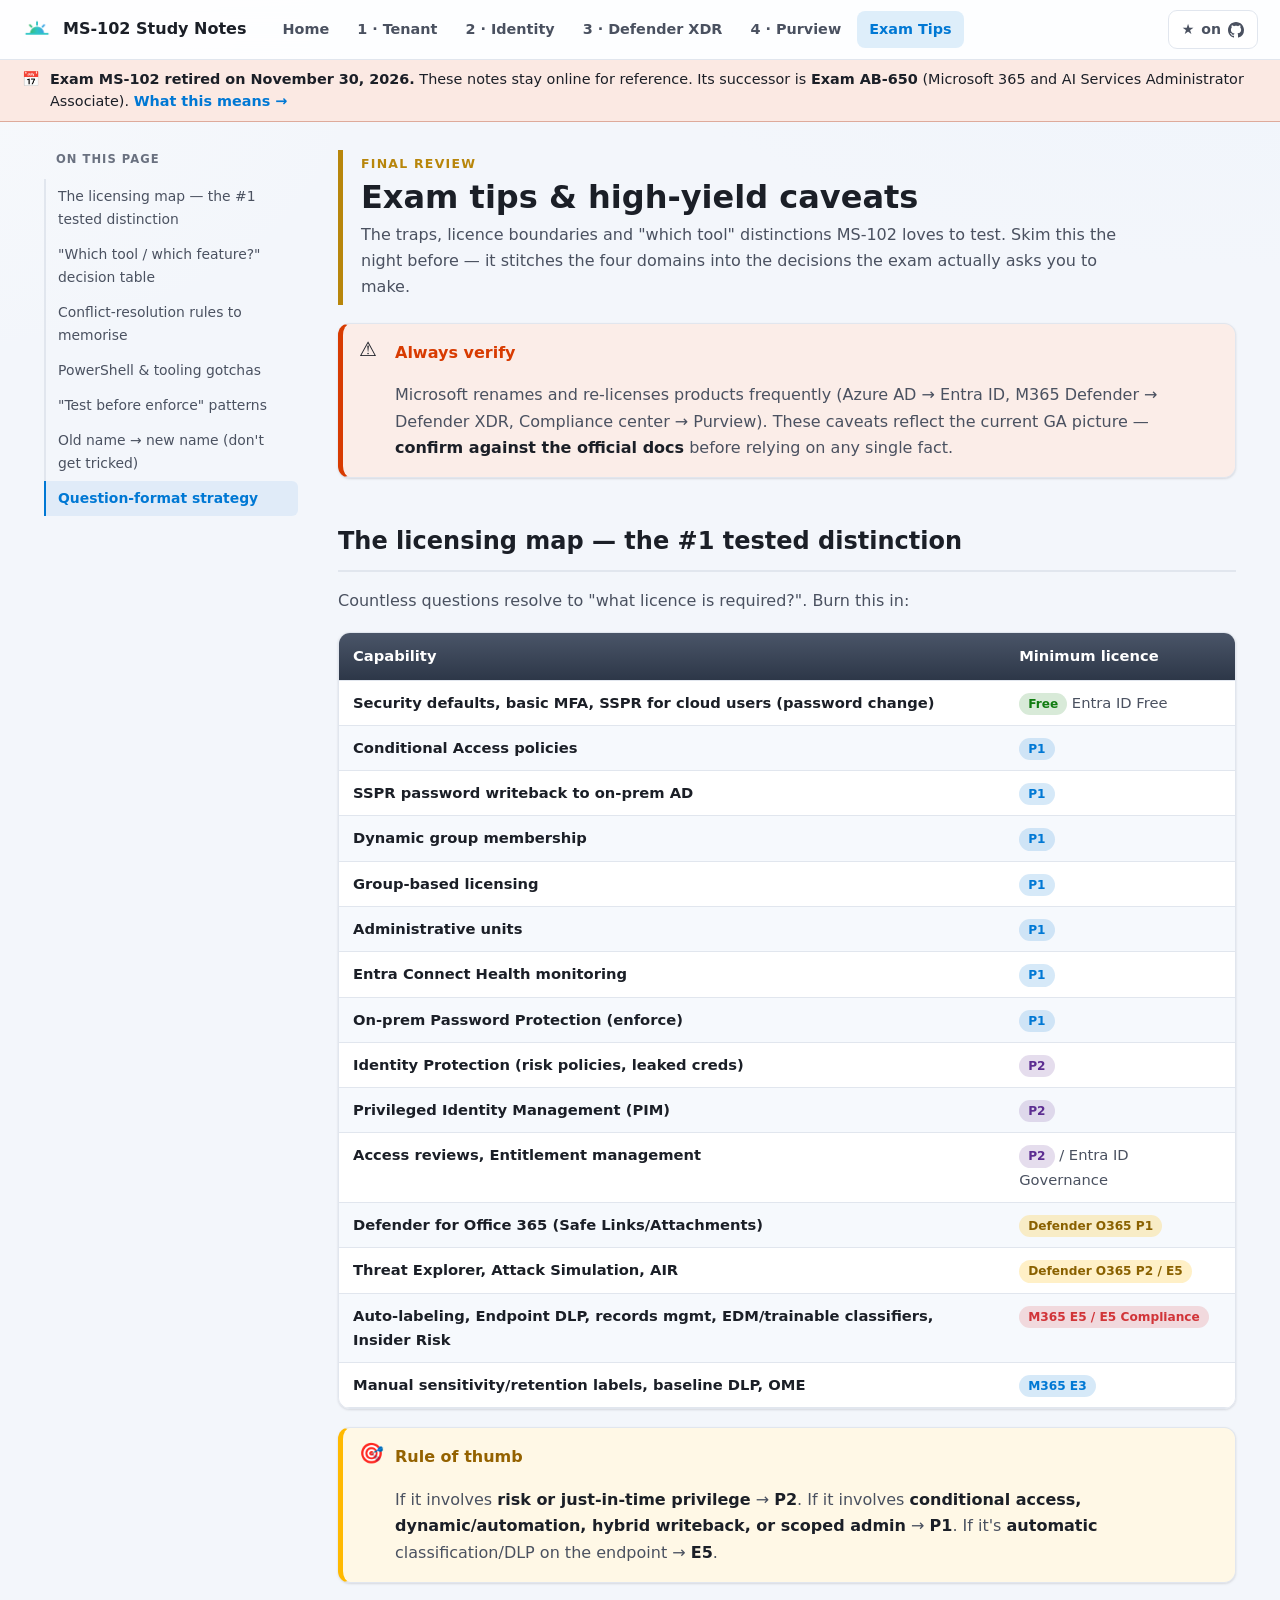
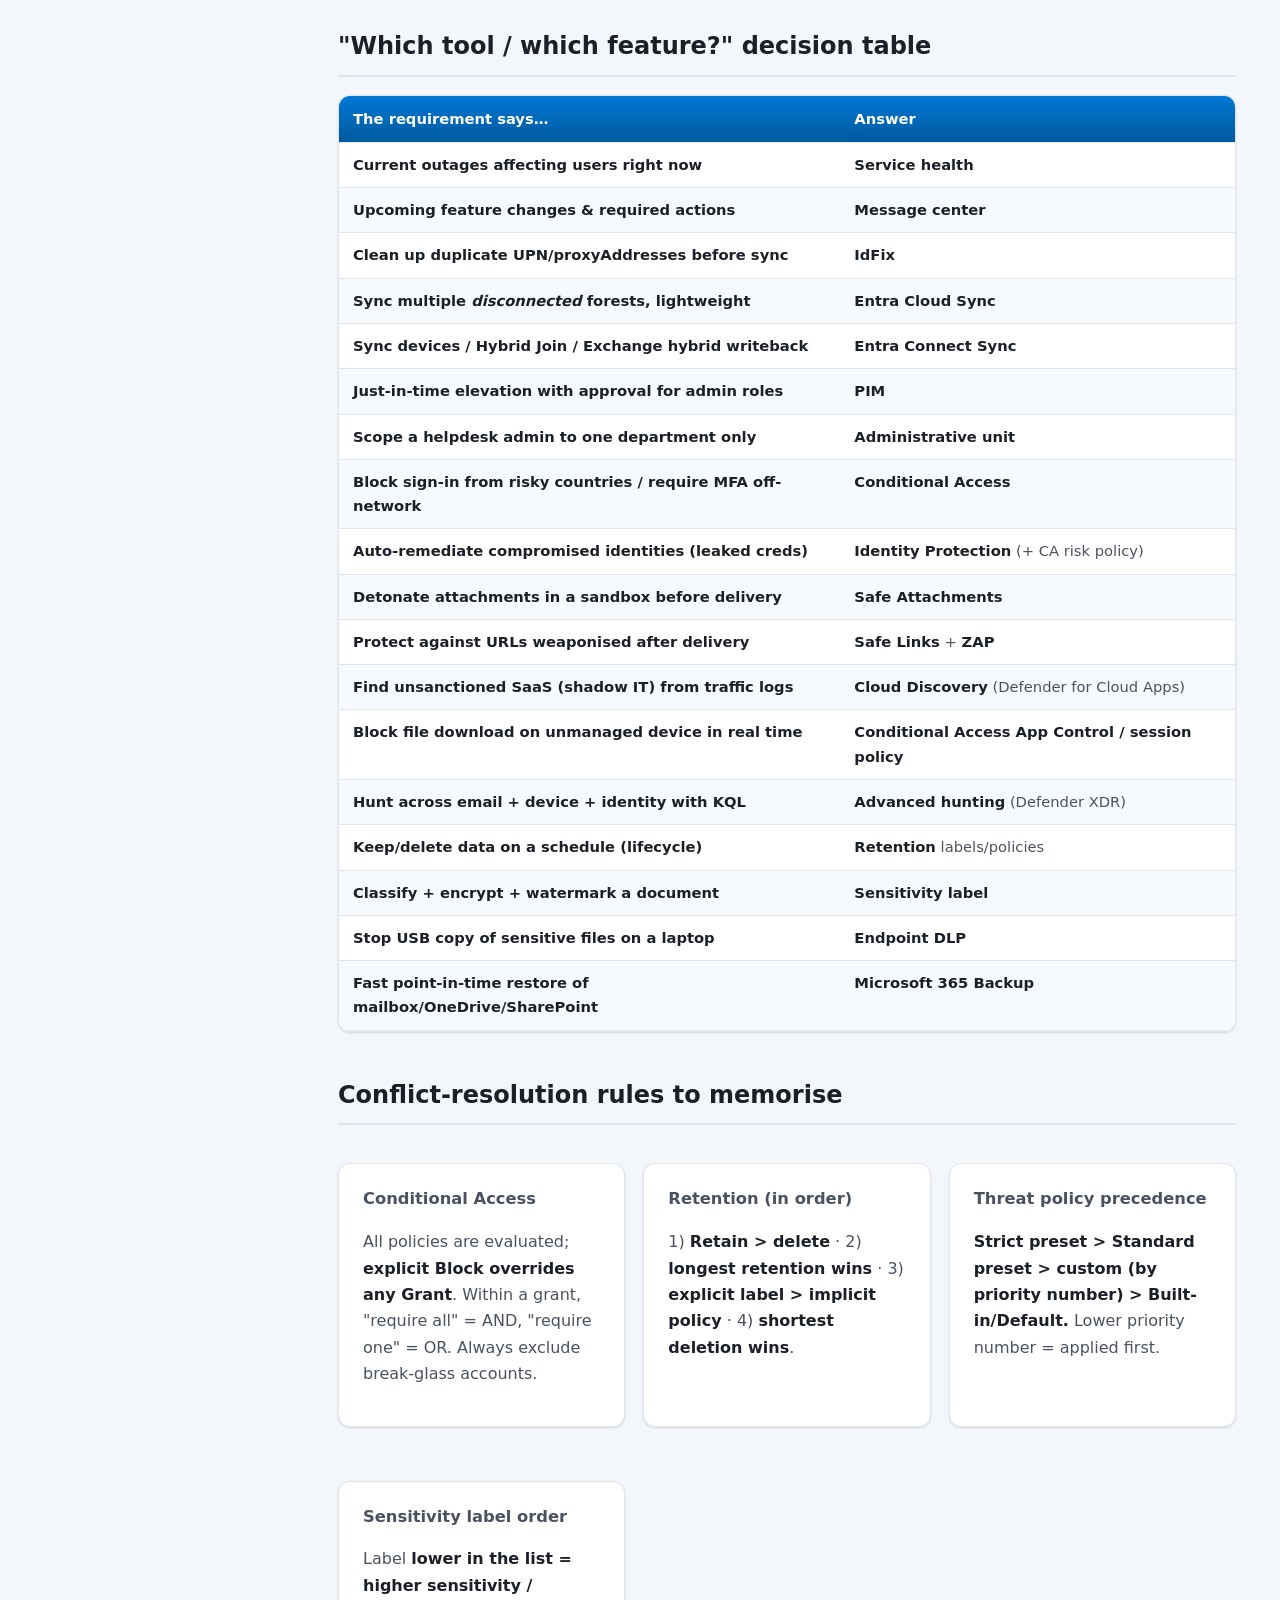
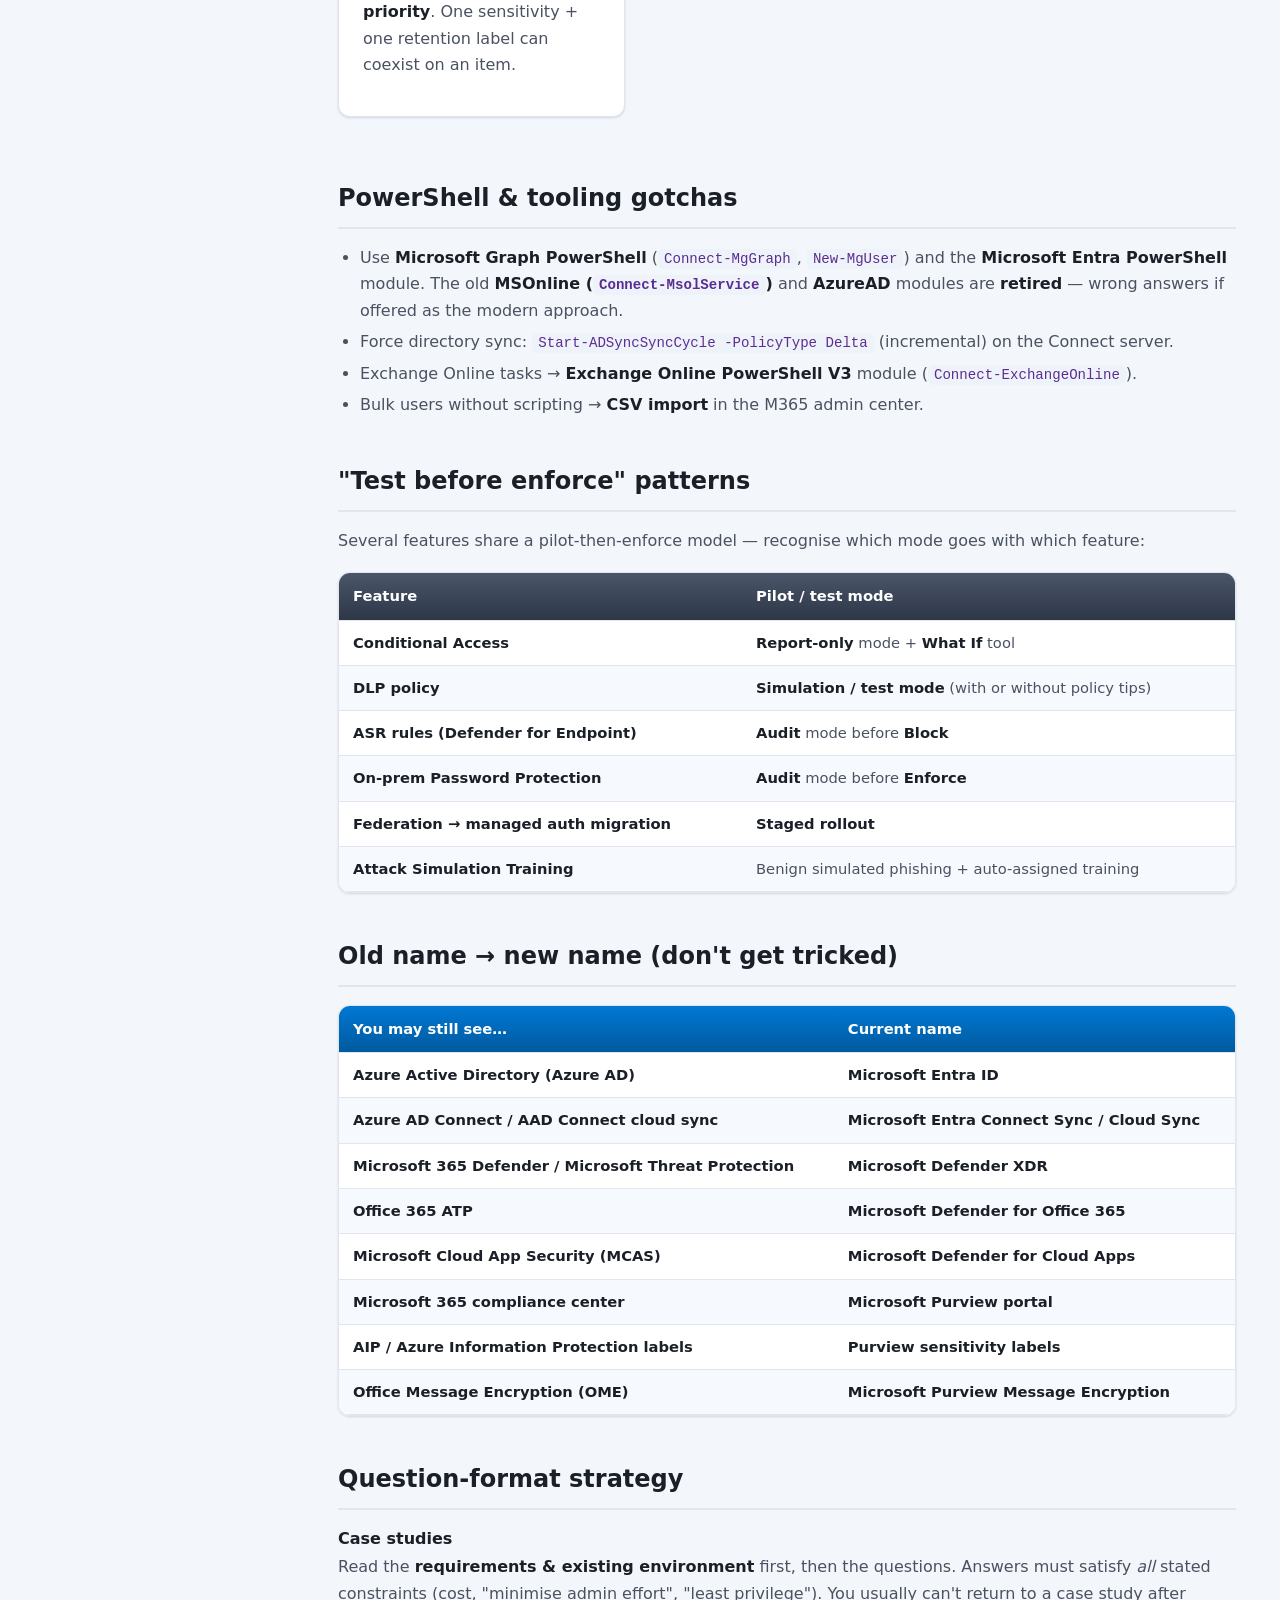
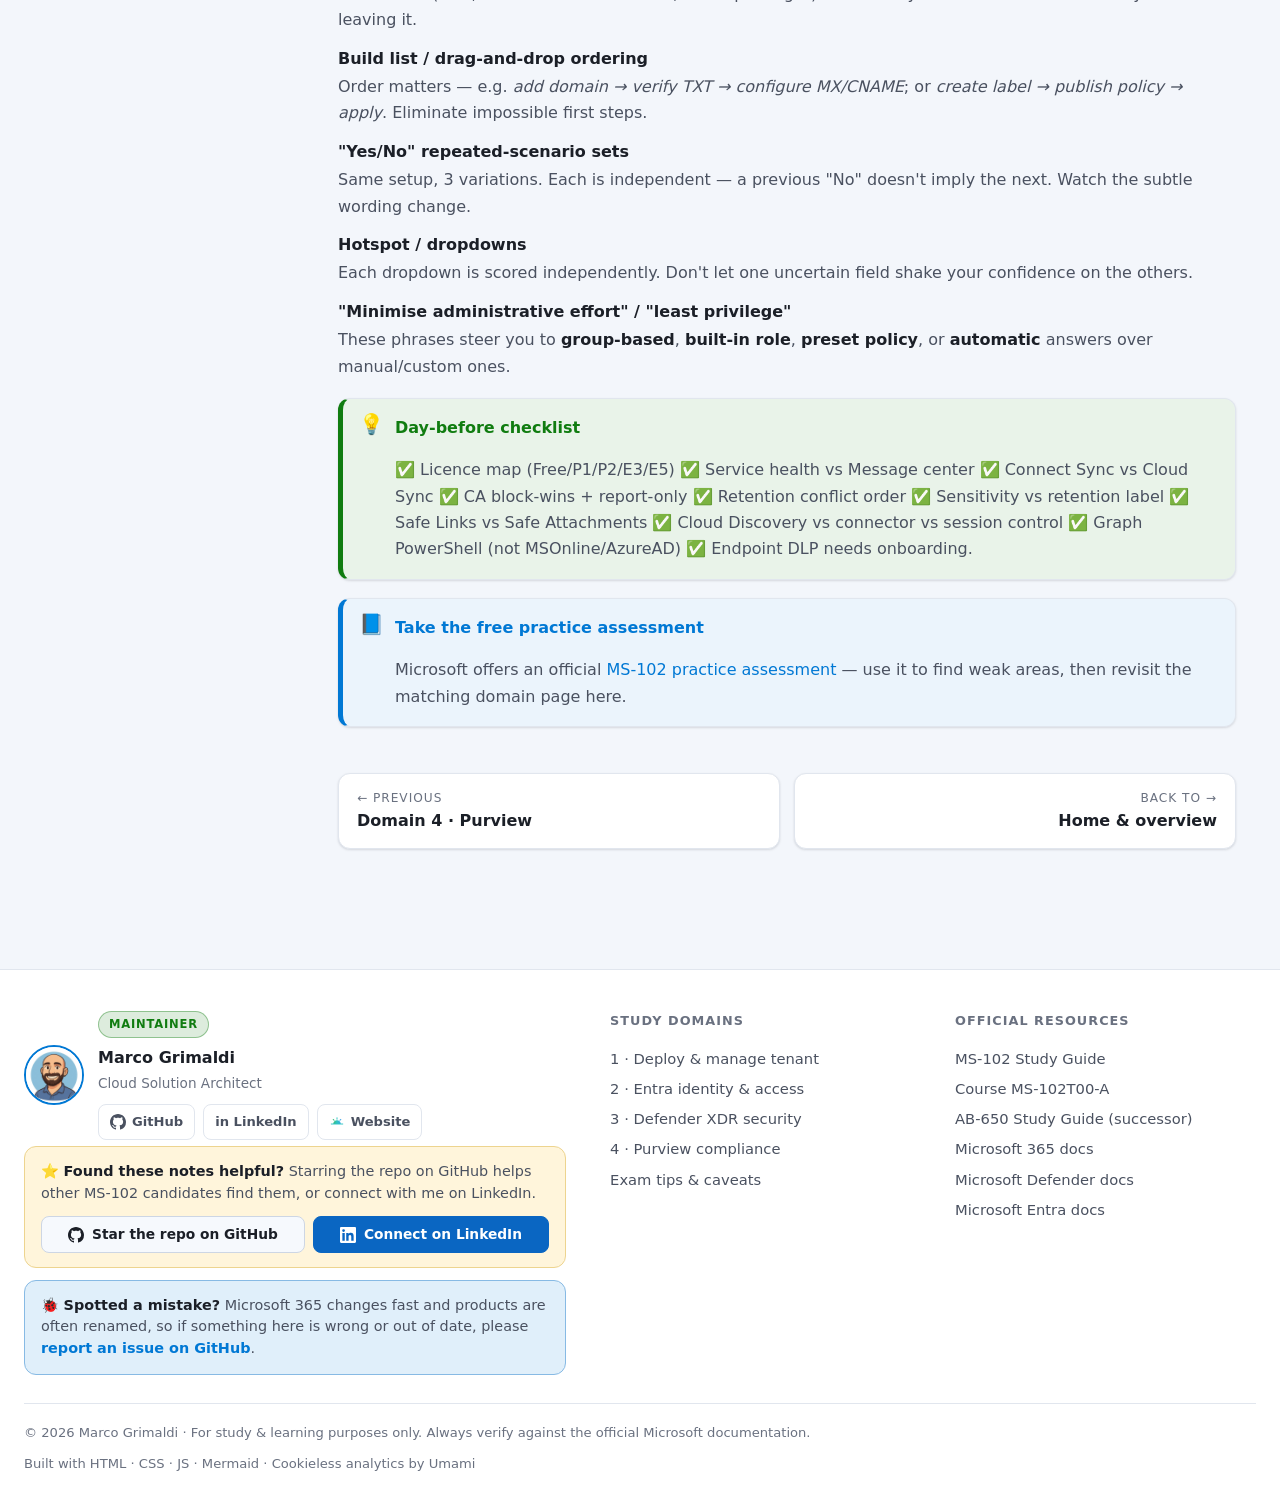
<file: exam-tips.html>
<!DOCTYPE html>
<html lang="en" data-theme="light">
<head>
  <meta charset="UTF-8">
  <meta name="viewport" content="width=device-width, initial-scale=1.0">
  <title>Exam Tips &amp; High-Yield Caveats — MS-102</title>
  <meta name="description" content="High-yield MS-102 exam caveats: licensing edition map (Free/P1/P2/E3/E5), 'which tool' decision tables, conflict-resolution rules, PowerShell module guidance, and question-format strategy.">
  <meta name="author" content="Marco Grimaldi">
  <link rel="canonical" href="https://marcogrimaldi29.com/ms-102-study-notes/exam-tips.html">
  <meta name="robots" content="index, follow">
  <meta name="theme-color" content="#0078d4">
  <meta property="og:type" content="article">
  <meta property="og:site_name" content="MS-102 Study Notes">
  <meta property="og:title" content="MS-102 Exam Tips and High-Yield Caveats">
  <meta property="og:description" content="Licensing edition map, which-tool decision tables, conflict-resolution rules, PowerShell guidance and question-format strategy for MS-102.">
  <meta property="og:url" content="https://marcogrimaldi29.com/ms-102-study-notes/exam-tips.html">
  <meta property="og:image" content="https://marcogrimaldi29.com/ms-102-study-notes/assets/images/site-mark-no-bg.png">
  <meta name="twitter:card" content="summary_large_image">
  <meta name="twitter:title" content="MS-102 Exam Tips and High-Yield Caveats">
  <meta name="twitter:description" content="Licensing map, which-tool tables, conflict-resolution rules and question-format strategy for MS-102.">
  <meta name="twitter:image" content="https://marcogrimaldi29.com/ms-102-study-notes/assets/images/site-mark-no-bg.png">
  <script type="application/ld+json">
  {"@context":"https://schema.org","@graph":[{"@type":"TechArticle","headline":"MS-102 Exam Tips and High-Yield Caveats","description":"Licensing edition map, which-tool decision tables, conflict-resolution rules, PowerShell guidance and question-format strategy for MS-102.","inLanguage":"en","url":"https://marcogrimaldi29.com/ms-102-study-notes/exam-tips.html","author":{"@type":"Person","name":"Marco Grimaldi","url":"https://marcogrimaldi29.com/"},"isPartOf":"https://marcogrimaldi29.com/ms-102-study-notes/"},{"@type":"BreadcrumbList","itemListElement":[{"@type":"ListItem","position":1,"name":"MS-102 Study Notes","item":"https://marcogrimaldi29.com/ms-102-study-notes/"},{"@type":"ListItem","position":2,"name":"Exam Tips","item":"https://marcogrimaldi29.com/ms-102-study-notes/exam-tips.html"}]}]}
  </script>
  <link rel="icon" href="assets/images/site-mark-no-bg.png">
  <link rel="stylesheet" href="assets/css/style.css">
</head>
<body data-page="tips">
  <div class="layout" style="--accent:var(--ms-amber)">

    <aside class="toc"><h4>On this page</h4><nav id="toc-list"></nav></aside>

    <main class="content">
      <div class="page-head" style="--accent:#b8860b">
        <div class="kicker">Final review</div>
        <h1>Exam tips &amp; high-yield caveats</h1>
        <p>The traps, licence boundaries and "which tool" distinctions MS-102 loves to test. Skim this the night before — it stitches the four domains into the decisions the exam actually asks you to make.</p>
      </div>

      <div class="callout warn">
        <p class="ct-title">Always verify</p>
        <p>Microsoft renames and re-licenses products frequently (Azure AD → Entra ID, M365 Defender → Defender XDR, Compliance center → Purview). These caveats reflect the current GA picture — <strong>confirm against the official docs</strong> before relying on any single fact.</p>
      </div>

      <!-- ===================== -->
      <h2 id="licensing">The licensing map — the #1 tested distinction</h2>
      <p>Countless questions resolve to "what licence is required?". Burn this in:</p>
      <div class="table-wrap">
        <table class="tbl t-slate">
          <thead><tr><th>Capability</th><th>Minimum licence</th></tr></thead>
          <tbody>
            <tr><td>Security defaults, basic MFA, SSPR for cloud users (password change)</td><td><span class="pill p-green">Free</span> Entra ID Free</td></tr>
            <tr><td>Conditional Access policies</td><td><span class="pill p-blue">P1</span></td></tr>
            <tr><td>SSPR password <strong>writeback</strong> to on-prem AD</td><td><span class="pill p-blue">P1</span></td></tr>
            <tr><td>Dynamic group membership</td><td><span class="pill p-blue">P1</span></td></tr>
            <tr><td>Group-based licensing</td><td><span class="pill p-blue">P1</span></td></tr>
            <tr><td>Administrative units</td><td><span class="pill p-blue">P1</span></td></tr>
            <tr><td>Entra Connect Health monitoring</td><td><span class="pill p-blue">P1</span></td></tr>
            <tr><td>On-prem Password Protection (enforce)</td><td><span class="pill p-blue">P1</span></td></tr>
            <tr><td><strong>Identity Protection</strong> (risk policies, leaked creds)</td><td><span class="pill p-purple">P2</span></td></tr>
            <tr><td><strong>Privileged Identity Management (PIM)</strong></td><td><span class="pill p-purple">P2</span></td></tr>
            <tr><td>Access reviews, Entitlement management</td><td><span class="pill p-purple">P2</span> / Entra ID Governance</td></tr>
            <tr><td>Defender for Office 365 (Safe Links/Attachments)</td><td><span class="pill p-amber">Defender O365 P1</span></td></tr>
            <tr><td>Threat Explorer, Attack Simulation, AIR</td><td><span class="pill p-amber">Defender O365 P2 / E5</span></td></tr>
            <tr><td>Auto-labeling, Endpoint DLP, records mgmt, EDM/trainable classifiers, Insider Risk</td><td><span class="pill p-red">M365 E5 / E5 Compliance</span></td></tr>
            <tr><td>Manual sensitivity/retention labels, baseline DLP, OME</td><td><span class="pill p-blue">M365 E3</span></td></tr>
          </tbody>
        </table>
      </div>
      <div class="callout exam">
        <p class="ct-title">Rule of thumb</p>
        <p>If it involves <strong>risk or just-in-time privilege</strong> → <strong>P2</strong>. If it involves <strong>conditional access, dynamic/automation, hybrid writeback, or scoped admin</strong> → <strong>P1</strong>. If it's <strong>automatic</strong> classification/DLP on the endpoint → <strong>E5</strong>.</p>
      </div>

      <!-- ===================== -->
      <h2 id="which-tool">"Which tool / which feature?" decision table</h2>
      <div class="table-wrap">
        <table class="tbl">
          <thead><tr><th>The requirement says…</th><th>Answer</th></tr></thead>
          <tbody>
            <tr><td>Current outages affecting users right now</td><td><strong>Service health</strong></td></tr>
            <tr><td>Upcoming feature changes &amp; required actions</td><td><strong>Message center</strong></td></tr>
            <tr><td>Clean up duplicate UPN/proxyAddresses before sync</td><td><strong>IdFix</strong></td></tr>
            <tr><td>Sync multiple <em>disconnected</em> forests, lightweight</td><td><strong>Entra Cloud Sync</strong></td></tr>
            <tr><td>Sync devices / Hybrid Join / Exchange hybrid writeback</td><td><strong>Entra Connect Sync</strong></td></tr>
            <tr><td>Just-in-time elevation with approval for admin roles</td><td><strong>PIM</strong></td></tr>
            <tr><td>Scope a helpdesk admin to one department only</td><td><strong>Administrative unit</strong></td></tr>
            <tr><td>Block sign-in from risky countries / require MFA off-network</td><td><strong>Conditional Access</strong></td></tr>
            <tr><td>Auto-remediate compromised identities (leaked creds)</td><td><strong>Identity Protection</strong> (+ CA risk policy)</td></tr>
            <tr><td>Detonate attachments in a sandbox before delivery</td><td><strong>Safe Attachments</strong></td></tr>
            <tr><td>Protect against URLs weaponised after delivery</td><td><strong>Safe Links</strong> + <strong>ZAP</strong></td></tr>
            <tr><td>Find unsanctioned SaaS (shadow IT) from traffic logs</td><td><strong>Cloud Discovery</strong> (Defender for Cloud Apps)</td></tr>
            <tr><td>Block file download on unmanaged device in real time</td><td><strong>Conditional Access App Control / session policy</strong></td></tr>
            <tr><td>Hunt across email + device + identity with KQL</td><td><strong>Advanced hunting</strong> (Defender XDR)</td></tr>
            <tr><td>Keep/delete data on a schedule (lifecycle)</td><td><strong>Retention</strong> labels/policies</td></tr>
            <tr><td>Classify + encrypt + watermark a document</td><td><strong>Sensitivity label</strong></td></tr>
            <tr><td>Stop USB copy of sensitive files on a laptop</td><td><strong>Endpoint DLP</strong></td></tr>
            <tr><td>Fast point-in-time restore of mailbox/OneDrive/SharePoint</td><td><strong>Microsoft 365 Backup</strong></td></tr>
          </tbody>
        </table>
      </div>

      <!-- ===================== -->
      <h2 id="conflict-rules">Conflict-resolution rules to memorise</h2>
      <div class="card-grid">
        <div class="card">
          <h4 style="margin-top:0">Conditional Access</h4>
          <p>All policies are evaluated; <strong>explicit Block overrides any Grant</strong>. Within a grant, "require all" = AND, "require one" = OR. Always exclude break-glass accounts.</p>
        </div>
        <div class="card">
          <h4 style="margin-top:0">Retention (in order)</h4>
          <p>1) <strong>Retain &gt; delete</strong> · 2) <strong>longest retention wins</strong> · 3) <strong>explicit label &gt; implicit policy</strong> · 4) <strong>shortest deletion wins</strong>.</p>
        </div>
        <div class="card">
          <h4 style="margin-top:0">Threat policy precedence</h4>
          <p><strong>Strict preset &gt; Standard preset &gt; custom (by priority number) &gt; Built-in/Default.</strong> Lower priority number = applied first.</p>
        </div>
        <div class="card">
          <h4 style="margin-top:0">Sensitivity label order</h4>
          <p>Label <strong>lower in the list = higher sensitivity / priority</strong>. One sensitivity + one retention label can coexist on an item.</p>
        </div>
      </div>

      <!-- ===================== -->
      <h2 id="powershell">PowerShell &amp; tooling gotchas</h2>
      <ul>
        <li>Use <strong>Microsoft Graph PowerShell</strong> (<code>Connect-MgGraph</code>, <code>New-MgUser</code>) and the <strong>Microsoft Entra PowerShell</strong> module. The old <strong>MSOnline (<code>Connect-MsolService</code>)</strong> and <strong>AzureAD</strong> modules are <strong>retired</strong> — wrong answers if offered as the modern approach.</li>
        <li>Force directory sync: <code>Start-ADSyncSyncCycle -PolicyType Delta</code> (incremental) on the Connect server.</li>
        <li>Exchange Online tasks → <strong>Exchange Online PowerShell V3</strong> module (<code>Connect-ExchangeOnline</code>).</li>
        <li>Bulk users without scripting → <strong>CSV import</strong> in the M365 admin center.</li>
      </ul>

      <!-- ===================== -->
      <h2 id="staged-rollout">"Test before enforce" patterns</h2>
      <p>Several features share a pilot-then-enforce model — recognise which mode goes with which feature:</p>
      <div class="table-wrap">
        <table class="tbl t-slate">
          <thead><tr><th>Feature</th><th>Pilot / test mode</th></tr></thead>
          <tbody>
            <tr><td>Conditional Access</td><td><strong>Report-only</strong> mode + <strong>What If</strong> tool</td></tr>
            <tr><td>DLP policy</td><td><strong>Simulation / test mode</strong> (with or without policy tips)</td></tr>
            <tr><td>ASR rules (Defender for Endpoint)</td><td><strong>Audit</strong> mode before <strong>Block</strong></td></tr>
            <tr><td>On-prem Password Protection</td><td><strong>Audit</strong> mode before <strong>Enforce</strong></td></tr>
            <tr><td>Federation → managed auth migration</td><td><strong>Staged rollout</strong></td></tr>
            <tr><td>Attack Simulation Training</td><td>Benign simulated phishing + auto-assigned training</td></tr>
          </tbody>
        </table>
      </div>

      <!-- ===================== -->
      <h2 id="naming">Old name → new name (don't get tricked)</h2>
      <div class="table-wrap">
        <table class="tbl">
          <thead><tr><th>You may still see…</th><th>Current name</th></tr></thead>
          <tbody>
            <tr><td>Azure Active Directory (Azure AD)</td><td><strong>Microsoft Entra ID</strong></td></tr>
            <tr><td>Azure AD Connect / AAD Connect cloud sync</td><td><strong>Microsoft Entra Connect Sync / Cloud Sync</strong></td></tr>
            <tr><td>Microsoft 365 Defender / Microsoft Threat Protection</td><td><strong>Microsoft Defender XDR</strong></td></tr>
            <tr><td>Office 365 ATP</td><td><strong>Microsoft Defender for Office 365</strong></td></tr>
            <tr><td>Microsoft Cloud App Security (MCAS)</td><td><strong>Microsoft Defender for Cloud Apps</strong></td></tr>
            <tr><td>Microsoft 365 compliance center</td><td><strong>Microsoft Purview portal</strong></td></tr>
            <tr><td>AIP / Azure Information Protection labels</td><td><strong>Purview sensitivity labels</strong></td></tr>
            <tr><td>Office Message Encryption (OME)</td><td><strong>Microsoft Purview Message Encryption</strong></td></tr>
          </tbody>
        </table>
      </div>

      <!-- ===================== -->
      <h2 id="format">Question-format strategy</h2>
      <dl class="terms">
        <dt>Case studies</dt>
        <dd>Read the <strong>requirements &amp; existing environment</strong> first, then the questions. Answers must satisfy <em>all</em> stated constraints (cost, "minimise admin effort", "least privilege"). You usually can't return to a case study after leaving it.</dd>
        <dt>Build list / drag-and-drop ordering</dt>
        <dd>Order matters — e.g. <em>add domain → verify TXT → configure MX/CNAME</em>; or <em>create label → publish policy → apply</em>. Eliminate impossible first steps.</dd>
        <dt>"Yes/No" repeated-scenario sets</dt>
        <dd>Same setup, 3 variations. Each is independent — a previous "No" doesn't imply the next. Watch the subtle wording change.</dd>
        <dt>Hotspot / dropdowns</dt>
        <dd>Each dropdown is scored independently. Don't let one uncertain field shake your confidence on the others.</dd>
        <dt>"Minimise administrative effort" / "least privilege"</dt>
        <dd>These phrases steer you to <strong>group-based</strong>, <strong>built-in role</strong>, <strong>preset policy</strong>, or <strong>automatic</strong> answers over manual/custom ones.</dd>
      </dl>

      <div class="callout tip">
        <p class="ct-title">Day-before checklist</p>
        <p>✅ Licence map (Free/P1/P2/E3/E5) ✅ Service health vs Message center ✅ Connect Sync vs Cloud Sync ✅ CA block-wins + report-only ✅ Retention conflict order ✅ Sensitivity vs retention label ✅ Safe Links vs Safe Attachments ✅ Cloud Discovery vs connector vs session control ✅ Graph PowerShell (not MSOnline/AzureAD) ✅ Endpoint DLP needs onboarding.</p>
      </div>

      <div class="callout note">
        <p class="ct-title">Take the free practice assessment</p>
        <p>Microsoft offers an official <a href="https://learn.microsoft.com/en-us/credentials/certifications/exams/ms-102/practice/assessment" target="_blank" rel="noopener">MS-102 practice assessment</a> — use it to find weak areas, then revisit the matching domain page here.</p>
      </div>

      <div class="pager">
        <a class="prev" href="domain-4-purview.html"><div class="pg-dir">← Previous</div><div class="pg-title">Domain 4 · Purview</div></a>
        <a class="next" href="index.html"><div class="pg-dir">Back to →</div><div class="pg-title">Home &amp; overview</div></a>
      </div>

    </main>
  </div>
  <script src="assets/js/main.js"></script>
</body>
</html>
</file>
<file: assets/css/style.css>
/* =====================================================================
   MS-102 Study Notes — Microsoft / Azure inspired design system
   Author: Marco Grimaldi (marcogrimaldi29.com)
   ===================================================================== */

:root {
  /* Microsoft / Azure palette */
  --ms-blue: #0078d4;
  --ms-blue-dark: #005a9e;
  --ms-blue-darker: #004578;
  --ms-blue-light: #50a0e0;
  --azure-cyan: #00bcf2;
  --ms-purple: #5c2d91;
  --ms-teal: #008575;
  --ms-green: #107c10;
  --ms-amber: #ffb900;
  --ms-orange: #d83b01;
  --ms-red: #d13438;

  /* Domain accent colors */
  --d1: #0078d4; /* tenant   */
  --d2: #5c2d91; /* identity */
  --d3: #d13438; /* defender */
  --d4: #008575; /* purview  */

  /* Light theme surfaces */
  --bg: #f3f6fb;
  --bg-grad-1: #eef4fc;
  --bg-grad-2: #f7f9fc;
  --surface: #ffffff;
  --surface-2: #f6f9fd;
  --surface-3: #eef3f9;
  --border: #e1e6ee;
  --border-strong: #cdd6e4;
  --text: #1b1f27;
  --text-soft: #4a5160;
  --text-muted: #6a7180;
  --shadow-sm: 0 1px 2px rgba(16, 24, 40, .06), 0 1px 3px rgba(16, 24, 40, .08);
  --shadow-md: 0 4px 12px rgba(16, 24, 40, .08), 0 2px 4px rgba(16, 24, 40, .04);
  --shadow-lg: 0 12px 32px rgba(16, 24, 40, .12);
  --radius: 12px;
  --radius-sm: 8px;
  --maxw: 1240px;
  --header-h: 60px;
  --font: "Segoe UI", system-ui, -apple-system, "Helvetica Neue", Arial, sans-serif;
  --mono: "Cascadia Code", "Consolas", "SF Mono", Menlo, monospace;
}

html[data-theme="dark"] {
  --bg: #0b0f17;
  --bg-grad-1: #0d1320;
  --bg-grad-2: #0a0e16;
  --surface: #141a25;
  --surface-2: #1a2230;
  --surface-3: #212b3b;
  --border: #283142;
  --border-strong: #364254;
  --text: #e8edf5;
  --text-soft: #b4bdcc;
  --text-muted: #8590a3;
  --shadow-sm: 0 1px 2px rgba(0, 0, 0, .4);
  --shadow-md: 0 4px 14px rgba(0, 0, 0, .45);
  --shadow-lg: 0 16px 40px rgba(0, 0, 0, .55);
  --ms-blue: #2b9bf4;
  --ms-blue-light: #5ab2f7;
}

* { box-sizing: border-box; }

html { scroll-behavior: smooth; scroll-padding-top: calc(var(--header-h) + 16px); }

body {
  margin: 0;
  font-family: var(--font);
  color: var(--text);
  background:
    radial-gradient(1200px 600px at 100% -10%, var(--bg-grad-1), transparent 60%),
    radial-gradient(900px 500px at -10% 10%, var(--bg-grad-2), transparent 55%),
    var(--bg);
  background-attachment: fixed;
  line-height: 1.65;
  font-size: 16px;
  -webkit-font-smoothing: antialiased;
}

a { color: var(--ms-blue); text-decoration: none; }
a:hover { text-decoration: underline; }

img { max-width: 100%; }

/* ===================== Header / top nav ===================== */
.site-header {
  position: sticky; top: 0; z-index: 100;
  height: var(--header-h);
  display: flex; align-items: center; gap: 18px;
  padding: 0 22px;
  background: color-mix(in srgb, var(--surface) 86%, transparent);
  backdrop-filter: saturate(160%) blur(12px);
  border-bottom: 1px solid var(--border);
}
.brand { display: flex; align-items: center; gap: 11px; font-weight: 700; color: var(--text); white-space: nowrap; }
.brand img { height: 30px; width: auto; }
.brand:hover { text-decoration: none; }

.top-nav { display: flex; gap: 4px; margin-left: 6px; flex-wrap: nowrap; }
.top-nav a {
  color: var(--text-soft); font-weight: 600; font-size: .9rem;
  padding: 7px 12px; border-radius: 8px; white-space: nowrap;
}
.top-nav a:hover { background: var(--surface-3); text-decoration: none; }
.top-nav a.active { color: var(--ms-blue); background: color-mix(in srgb, var(--ms-blue) 12%, transparent); }

.header-tools { margin-left: auto; display: flex; align-items: center; gap: 8px; }
.icon-btn {
  display: inline-flex; align-items: center; justify-content: center;
  width: 38px; height: 38px; border-radius: 9px;
  border: 1px solid var(--border); background: var(--surface);
  color: var(--text-soft); cursor: pointer; font-size: 1.05rem; transition: .15s;
}
.icon-btn:hover { background: var(--surface-3); color: var(--ms-blue); border-color: var(--border-strong); }
.ghub-link { display: inline-flex; align-items: center; gap: 7px; font-weight: 600; font-size: .88rem;
  padding: 7px 13px; border-radius: 9px; border: 1px solid var(--border); background: var(--surface); color: var(--text-soft); }
.ghub-link:hover { background: var(--surface-3); text-decoration: none; color: var(--ms-blue); }
.ghub-link svg { width: 16px; height: 16px; flex: none; }

.nav-toggle { display: none; }

/* Retirement banner (injected under the header by main.js) */
.retire-banner {
  display: flex; align-items: flex-start; justify-content: center; gap: 10px;
  padding: 9px 22px; font-size: .9rem; line-height: 1.5; color: var(--text);
  background: color-mix(in srgb, var(--ms-orange) 11%, var(--surface));
  border-bottom: 1px solid color-mix(in srgb, var(--ms-orange) 35%, var(--border));
}
.retire-banner .rb-icon { flex: none; }
.retire-banner a { font-weight: 600; white-space: nowrap; }

/* ===================== Layout ===================== */
.layout { display: grid; grid-template-columns: 260px minmax(0, 1fr); gap: 34px;
  max-width: var(--maxw); margin: 0 auto; padding: 28px 24px 80px; }
.page-wide { max-width: var(--maxw); margin: 0 auto; padding: 28px 24px 80px; }

/* Sidebar TOC */
.toc {
  position: sticky; top: calc(var(--header-h) + 24px);
  align-self: start; max-height: calc(100vh - var(--header-h) - 48px);
  overflow-y: auto; padding-right: 6px;
}
.toc h4 { font-size: .72rem; text-transform: uppercase; letter-spacing: .09em; color: var(--text-muted);
  margin: 0 0 10px; padding-left: 12px; }
.toc ul { list-style: none; margin: 0; padding: 0; border-left: 2px solid var(--border); }
.toc li a { display: block; padding: 6px 12px; font-size: .87rem; color: var(--text-soft);
  border-left: 2px solid transparent; margin-left: -2px; border-radius: 0 6px 6px 0; }
.toc li a:hover { background: var(--surface-3); text-decoration: none; }
.toc li a.toc-h3 { padding-left: 24px; font-size: .82rem; color: var(--text-muted); }
.toc li a.active { color: var(--ms-blue); border-left-color: var(--ms-blue); font-weight: 600;
  background: color-mix(in srgb, var(--ms-blue) 8%, transparent); }

.content { min-width: 0; }

/* ===================== Hero ===================== */
.hero {
  position: relative; overflow: hidden;
  border-radius: 18px; padding: 54px 44px;
  background: linear-gradient(125deg, var(--ms-blue-darker), var(--ms-blue) 55%, var(--azure-cyan));
  color: #fff; box-shadow: var(--shadow-lg); margin-bottom: 34px;
}
.hero::after {
  content: ""; position: absolute; inset: 0; z-index: 0; opacity: .25; pointer-events: none;
  background-image:
    radial-gradient(circle at 80% 20%, rgba(255,255,255,.4), transparent 35%),
    repeating-linear-gradient(135deg, rgba(255,255,255,.06) 0 2px, transparent 2px 22px);
}
/* Brand mark watermark — faint white silhouette of the site logo */
.hero::before {
  content: ""; position: absolute; z-index: 0; pointer-events: none;
  top: 50%; right: -40px; transform: translateY(-50%);
  width: min(48%, 460px); aspect-ratio: 1 / 1;
  background: url("../images/site-mark-no-bg.png") center / contain no-repeat;
  filter: brightness(0) invert(1);
  opacity: .1;
}
/* Keep hero text/content above both decorative layers */
.hero > * { position: relative; z-index: 1; }
.hero h1 { margin: 0 0 10px; font-size: 2.5rem; line-height: 1.1; font-weight: 700; letter-spacing: -.5px; }
.hero p { margin: 0; font-size: 1.12rem; max-width: 720px; color: rgba(255,255,255,.92); }
.hero .eyebrow { display: inline-flex; align-items: center; gap: 8px; font-size: .8rem; font-weight: 700;
  text-transform: uppercase; letter-spacing: .12em; background: rgba(255,255,255,.18);
  padding: 5px 12px; border-radius: 999px; margin-bottom: 16px; }
.hero .hero-meta { display: flex; flex-wrap: wrap; gap: 10px; margin-top: 22px; }
.hero .hero-meta span { background: rgba(255,255,255,.16); border: 1px solid rgba(255,255,255,.22);
  padding: 6px 13px; border-radius: 999px; font-size: .85rem; font-weight: 600; }

/* page header (domain pages) */
.page-head { border-left: 5px solid var(--accent, var(--ms-blue)); padding: 4px 0 4px 18px; margin-bottom: 8px; }
.page-head .kicker { font-size: .78rem; font-weight: 700; letter-spacing: .1em; text-transform: uppercase;
  color: var(--accent, var(--ms-blue)); }
.page-head h1 { margin: 4px 0 6px; font-size: 2rem; line-height: 1.15; }
.page-head p { margin: 0; color: var(--text-soft); max-width: 760px; }

/* ===================== Headings & content ===================== */
.content h2 { font-size: 1.5rem; margin: 44px 0 14px; padding-bottom: 8px; border-bottom: 2px solid var(--border);
  scroll-margin-top: 80px; }
.content h2 .num { color: var(--accent, var(--ms-blue)); font-weight: 800; margin-right: 8px; }
.content h3 { font-size: 1.18rem; margin: 30px 0 10px; scroll-margin-top: 80px; color: var(--text); }
.content h4 { font-size: 1.02rem; margin: 22px 0 8px; color: var(--text-soft); }
.content p, .content li { color: var(--text-soft); }
.content strong { color: var(--text); }
.content ul, .content ol { padding-left: 22px; }
.content li { margin: 5px 0; }
.content code { font-family: var(--mono); font-size: .88em; background: var(--surface-3);
  padding: 2px 6px; border-radius: 5px; color: var(--ms-purple); }
html[data-theme="dark"] .content code { color: #d6a8ff; }

/* ===================== Cards ===================== */
.card { background: var(--surface); border: 1px solid var(--border); border-radius: var(--radius);
  padding: 22px 24px; box-shadow: var(--shadow-sm); margin: 18px 0; }
.card-grid { display: grid; grid-template-columns: repeat(auto-fit, minmax(250px, 1fr)); gap: 18px; margin: 20px 0; }
/* Below the width where 4 cards fit in one row, switch to an even 2x2 grid
   (avoids an uneven 3 + 1 split), then a single column on narrow screens. */
@media (max-width: 1140px) { .card-grid { grid-template-columns: repeat(2, 1fr); } }
@media (max-width: 560px)  { .card-grid { grid-template-columns: 1fr; } }

.nav-card { display: block; position: relative; overflow: hidden; background: var(--surface);
  border: 1px solid var(--border); border-radius: var(--radius); padding: 24px; box-shadow: var(--shadow-sm);
  transition: .18s; color: var(--text); }
.nav-card::before { content: ""; position: absolute; left: 0; top: 0; bottom: 0; width: 5px; background: var(--accent, var(--ms-blue)); }
.nav-card:hover { transform: translateY(-3px); box-shadow: var(--shadow-lg); text-decoration: none; border-color: var(--border-strong); }
.nav-card .nc-badge { display: inline-block; font-size: .72rem; font-weight: 700; letter-spacing: .06em;
  text-transform: uppercase; color: var(--accent, var(--ms-blue)); margin-bottom: 8px; }
.nav-card h3 { margin: 0 0 8px; font-size: 1.18rem; }
.nav-card p { margin: 0 0 14px; color: var(--text-soft); font-size: .92rem; }
.nav-card .nc-foot { font-size: .82rem; color: var(--text-muted); font-weight: 600; }

/* ===================== Progress bars ===================== */
.weight-list { display: flex; flex-direction: column; gap: 16px; margin: 4px 0; }
.weight-row .wr-top { display: flex; justify-content: space-between; align-items: baseline; margin-bottom: 6px; }
.weight-row .wr-name { font-weight: 600; color: var(--text); }
.weight-row .wr-pct { font-weight: 700; color: var(--accent, var(--ms-blue)); font-variant-numeric: tabular-nums; }
.progress { height: 12px; background: var(--surface-3); border-radius: 999px; overflow: hidden; border: 1px solid var(--border); }
.progress > span { display: block; height: 100%; width: 0; border-radius: 999px;
  background: linear-gradient(90deg, var(--accent, var(--ms-blue)), color-mix(in srgb, var(--accent, var(--ms-blue)) 55%, #fff));
  transition: width 1.1s cubic-bezier(.2,.7,.2,1); }

/* ===================== Callouts ===================== */
.callout { position: relative; border-radius: var(--radius); padding: 16px 18px 16px 52px; margin: 18px 0;
  border: 1px solid var(--border); background: var(--surface-2); box-shadow: var(--shadow-sm); }
.callout::before { position: absolute; left: 16px; top: 15px; font-size: 1.25rem; line-height: 1; }
.callout .ct-title { font-weight: 700; margin: 0 0 4px; }
.callout p:last-child { margin-bottom: 0; }
.callout p { color: var(--text-soft); }

.callout.exam { border-left: 5px solid var(--ms-amber); background: color-mix(in srgb, var(--ms-amber) 10%, var(--surface)); }
.callout.exam::before { content: "🎯"; }
.callout.exam .ct-title { color: #946200; }
html[data-theme="dark"] .callout.exam .ct-title { color: var(--ms-amber); }

.callout.tip { border-left: 5px solid var(--ms-green); background: color-mix(in srgb, var(--ms-green) 9%, var(--surface)); }
.callout.tip::before { content: "💡"; }
.callout.tip .ct-title { color: var(--ms-green); }

.callout.warn { border-left: 5px solid var(--ms-orange); background: color-mix(in srgb, var(--ms-orange) 9%, var(--surface)); }
.callout.warn::before { content: "⚠️"; }
.callout.warn .ct-title { color: var(--ms-orange); }

.callout.note { border-left: 5px solid var(--ms-blue); background: color-mix(in srgb, var(--ms-blue) 8%, var(--surface)); }
.callout.note::before { content: "📘"; }
.callout.note .ct-title { color: var(--ms-blue); }

.callout.ps { border-left: 5px solid var(--ms-purple); background: color-mix(in srgb, var(--ms-purple) 8%, var(--surface)); }
.callout.ps::before { content: "⌨️"; }
.callout.ps .ct-title { color: var(--ms-purple); }
html[data-theme="dark"] .callout.ps .ct-title { color: #c79bf0; }

/* ===================== Tables ===================== */
.table-wrap { overflow-x: auto; margin: 18px 0; border-radius: var(--radius); border: 1px solid var(--border); box-shadow: var(--shadow-sm); }
table.tbl { width: 100%; border-collapse: collapse; font-size: .92rem; background: var(--surface); min-width: 520px; }
table.tbl thead th { background: linear-gradient(180deg, var(--ms-blue), var(--ms-blue-dark)); color: #fff;
  text-align: left; padding: 11px 14px; font-weight: 600; position: sticky; top: 0; }
table.tbl.t-purple thead th { background: linear-gradient(180deg, var(--ms-purple), #45216e); }
table.tbl.t-red thead th { background: linear-gradient(180deg, var(--ms-red), #a32a2d); }
table.tbl.t-teal thead th { background: linear-gradient(180deg, var(--ms-teal), #006052); }
table.tbl.t-slate thead th { background: linear-gradient(180deg, #4a5568, #2d3748); }
table.tbl td, table.tbl th { padding: 10px 14px; border-bottom: 1px solid var(--border); vertical-align: top; color: var(--text-soft); }
table.tbl tbody tr:nth-child(even) { background: var(--surface-2); }
table.tbl tbody tr:hover { background: var(--surface-3); }
table.tbl td strong { color: var(--text); }
table.tbl td:first-child { color: var(--text); font-weight: 600; }

/* pills / badges */
.pill { display: inline-block; padding: 2px 9px; border-radius: 999px; font-size: .76rem; font-weight: 700;
  line-height: 1.5; white-space: nowrap; }
.pill.p-blue { background: color-mix(in srgb, var(--ms-blue) 16%, transparent); color: var(--ms-blue); }
.pill.p-green { background: color-mix(in srgb, var(--ms-green) 16%, transparent); color: var(--ms-green); }
.pill.p-amber { background: color-mix(in srgb, var(--ms-amber) 22%, transparent); color: #8a6100; }
.pill.p-red { background: color-mix(in srgb, var(--ms-red) 16%, transparent); color: var(--ms-red); }
.pill.p-purple { background: color-mix(in srgb, var(--ms-purple) 16%, transparent); color: var(--ms-purple); }
.pill.p-gray { background: var(--surface-3); color: var(--text-muted); }
html[data-theme="dark"] .pill.p-amber { color: var(--ms-amber); }
html[data-theme="dark"] .pill.p-purple { color: #c79bf0; }

/* ===================== Mermaid ===================== */
.mermaid-wrap { background: var(--surface); border: 1px solid var(--border); border-radius: var(--radius);
  padding: 18px; margin: 20px 0; box-shadow: var(--shadow-sm); overflow-x: auto; text-align: center; }
.mermaid-wrap .mm-cap { font-size: .82rem; color: var(--text-muted); margin-top: 8px; font-style: italic; }
.mermaid { display: flex; justify-content: center; }

/* code blocks */
pre.code { background: #1b2030; color: #e6edf3; border-radius: var(--radius-sm); padding: 14px 16px;
  overflow-x: auto; font-family: var(--mono); font-size: .85rem; line-height: 1.55; border: 1px solid #2a3142; margin: 16px 0; }
pre.code code { background: none; color: inherit; padding: 0; }
pre.code .cm { color: #7d8aa3; }
pre.code .kw { color: #79c0ff; }
pre.code .st { color: #a5d6a7; }

/* key-term definition list */
dl.terms { margin: 16px 0; }
dl.terms dt { font-weight: 700; color: var(--text); margin-top: 12px; }
dl.terms dd { margin: 2px 0 0; color: var(--text-soft); }

/* steps */
ol.steps { counter-reset: step; list-style: none; padding-left: 0; }
ol.steps > li { position: relative; padding-left: 44px; margin: 14px 0; }
ol.steps > li::before { counter-increment: step; content: counter(step); position: absolute; left: 0; top: -2px;
  width: 30px; height: 30px; border-radius: 50%; background: var(--accent, var(--ms-blue)); color: #fff;
  display: grid; place-items: center; font-weight: 700; font-size: .9rem; }

/* ===================== Footer ===================== */
.site-footer { border-top: 1px solid var(--border); background: var(--surface);
  padding: 40px 24px 30px; margin-top: 40px; }
.footer-inner { max-width: var(--maxw); margin: 0 auto; display: flex; flex-wrap: wrap; gap: 30px 44px; }
.footer-col { flex: 1 1 200px; min-width: 0; }
.footer-col-author { flex: 2.2 1 320px; }
.footer-inner h5 { font-size: .8rem; text-transform: uppercase; letter-spacing: .08em; color: var(--text-muted); margin: 0 0 12px; }
.maintainer-badge { display: inline-flex; align-items: center; gap: 6px; font-size: .72rem; font-weight: 700;
  text-transform: uppercase; letter-spacing: .07em; color: var(--ms-green);
  background: color-mix(in srgb, var(--ms-green) 14%, transparent);
  border: 1px solid color-mix(in srgb, var(--ms-green) 38%, transparent);
  padding: 3px 10px; border-radius: 999px; margin-bottom: 7px; }
.issue-note { background: color-mix(in srgb, var(--ms-blue) 12%, var(--surface));
  border: 1px solid color-mix(in srgb, var(--ms-blue) 40%, var(--border)); border-radius: var(--radius);
  padding: 14px 16px; margin-top: 12px; font-size: .9rem; color: var(--text-soft); line-height: 1.5; }
.issue-note strong { color: var(--text); }
.footer-inner a { color: var(--text-soft); display: block; padding: 3px 0; font-size: .92rem; }
.footer-inner a:hover { color: var(--ms-blue); }
.author-card { display: flex; gap: 14px; align-items: center; }
.author-card > img { width: 60px; height: 60px; border-radius: 50%; border: 2px solid var(--ms-blue); object-fit: cover; }
.author-card .ac-name { font-weight: 700; color: var(--text); }
.author-card .ac-role { font-size: .85rem; color: var(--text-muted); }
.author-links { display: flex; gap: 8px; margin-top: 10px; }
.author-links a { display: inline-flex; align-items: center; gap: 6px; font-size: .82rem; font-weight: 600;
  padding: 6px 11px; border-radius: 8px; border: 1px solid var(--border); }
.author-links a:hover { background: var(--surface-3); }
.author-links a svg { width: 16px; height: 16px; flex: none; }
.author-links a img { width: 16px; height: 16px; flex: none; }
.star-cta { background: color-mix(in srgb, var(--ms-amber) 14%, var(--surface)); border: 1px solid color-mix(in srgb, var(--ms-amber) 40%, var(--border));
  border-radius: var(--radius); padding: 14px 16px; margin-top: 6px; font-size: .9rem; color: var(--text-soft); }
.star-cta strong { color: var(--text); }
.star-cta p { margin: 0 0 12px; line-height: 1.5; }
/* Inline link inside the banner: undo the footer's block-link styling. */
.issue-note a { display: inline; padding: 0; font-size: inherit; color: var(--ms-blue); font-weight: 600; }
/* Buttons grow to fill their row, so however they wrap the rows end flush.
   Same pairing as the support callout on marcogrimaldi29.com. */
.support-actions { display: flex; flex-wrap: wrap; gap: 8px; }
.support-actions a { display: inline-flex; flex: 1 1 auto; justify-content: center; align-items: center; gap: 8px;
  min-height: 36px; padding: 6px 14px; border-radius: var(--radius-sm); border: 1px solid transparent;
  font-size: .86rem; font-weight: 600; transition: background .15s, border-color .15s, box-shadow .15s, transform .15s; }
.support-actions a:hover { text-decoration: none; transform: translateY(-1px); }
.support-actions svg { width: 16px; height: 16px; flex: none; }
.support-actions .support-star { background: var(--surface-2); border-color: var(--border-strong); color: var(--text); }
.support-actions .support-star:hover { background: var(--surface-3); border-color: var(--ms-blue); color: var(--text); }
/* LinkedIn's own blue in both themes, lightening on hover. */
.support-actions .support-linkedin { background: #0a66c2; border-color: #0a66c2; color: #fff; }
.support-actions .support-linkedin:hover { background: #1275d1; border-color: #1275d1; color: #fff; }
.footer-bottom { max-width: var(--maxw); margin: 28px auto 0; padding-top: 18px; border-top: 1px solid var(--border);
  font-size: .82rem; color: var(--text-muted); display: flex; justify-content: space-between; flex-wrap: wrap; gap: 10px; }

/* prev / next */
.pager { display: flex; justify-content: space-between; gap: 14px; margin-top: 46px; flex-wrap: wrap; }
.pager a { flex: 1 1 240px; border: 1px solid var(--border); border-radius: var(--radius); padding: 14px 18px;
  background: var(--surface); box-shadow: var(--shadow-sm); transition: .15s; }
.pager a:hover { border-color: var(--ms-blue); text-decoration: none; box-shadow: var(--shadow-md); }
.pager .pg-dir { font-size: .76rem; text-transform: uppercase; letter-spacing: .08em; color: var(--text-muted); }
.pager .pg-title { font-weight: 600; color: var(--text); }
.pager a.next { text-align: right; }

/* misc */
.lead { font-size: 1.08rem; color: var(--text-soft); }
.divider { height: 1px; background: var(--border); margin: 30px 0; border: 0; }
.float-btn { position: fixed; right: 22px; z-index: 60; opacity: 0; pointer-events: none; transition: .25s; text-decoration: none; }
.float-btn.show { opacity: 1; pointer-events: auto; }
.back-top { bottom: 22px; }
.float-theme { bottom: 70px; }
.float-home { bottom: 118px; }
.float-home:hover { text-decoration: none; }

.stat-grid { display: flex; flex-wrap: wrap; gap: 16px; margin: 20px 0; }
.stat { flex: 1 1 200px; background: var(--surface); border: 1px solid var(--border); border-radius: var(--radius); padding: 18px; text-align: center; box-shadow: var(--shadow-sm); }
.stat .s-num { font-size: 1.8rem; font-weight: 800; color: var(--accent, var(--ms-blue)); line-height: 1; }
.stat .s-lbl { font-size: .82rem; color: var(--text-muted); margin-top: 6px; }

/* ===================== Responsive ===================== */
@media (max-width: 980px) {
  .layout { grid-template-columns: 1fr; }
  .toc { display: none; }
  /* Author spans the full row; the two link columns pair up side-by-side below */
  .footer-col-author { flex-basis: 100%; }
  /* Collapse the nav into a dropdown before the tabs would wrap to two lines */
  .top-nav { position: fixed; top: var(--header-h); left: 0; right: 0; flex-direction: column;
    background: var(--surface); border-bottom: 1px solid var(--border); padding: 8px 14px;
    transform: translateY(-140%); transition: .25s; box-shadow: var(--shadow-md); }
  .top-nav.open { transform: translateY(0); }
  .nav-toggle { display: inline-flex; }
}
@media (max-width: 760px) {
  .hero { padding: 36px 24px; }
  .hero h1 { font-size: 1.9rem; }
  .brand .brand-full { display: none; }
  .ghub-link span { display: none; }
  .retire-banner { justify-content: flex-start; padding: 8px 16px; font-size: .84rem; }
}

@media print {
  .site-header, .retire-banner, .toc, .site-footer, .float-btn, .pager { display: none; }
  .layout { grid-template-columns: 1fr; }
  body { background: #fff; }
}
</file>
